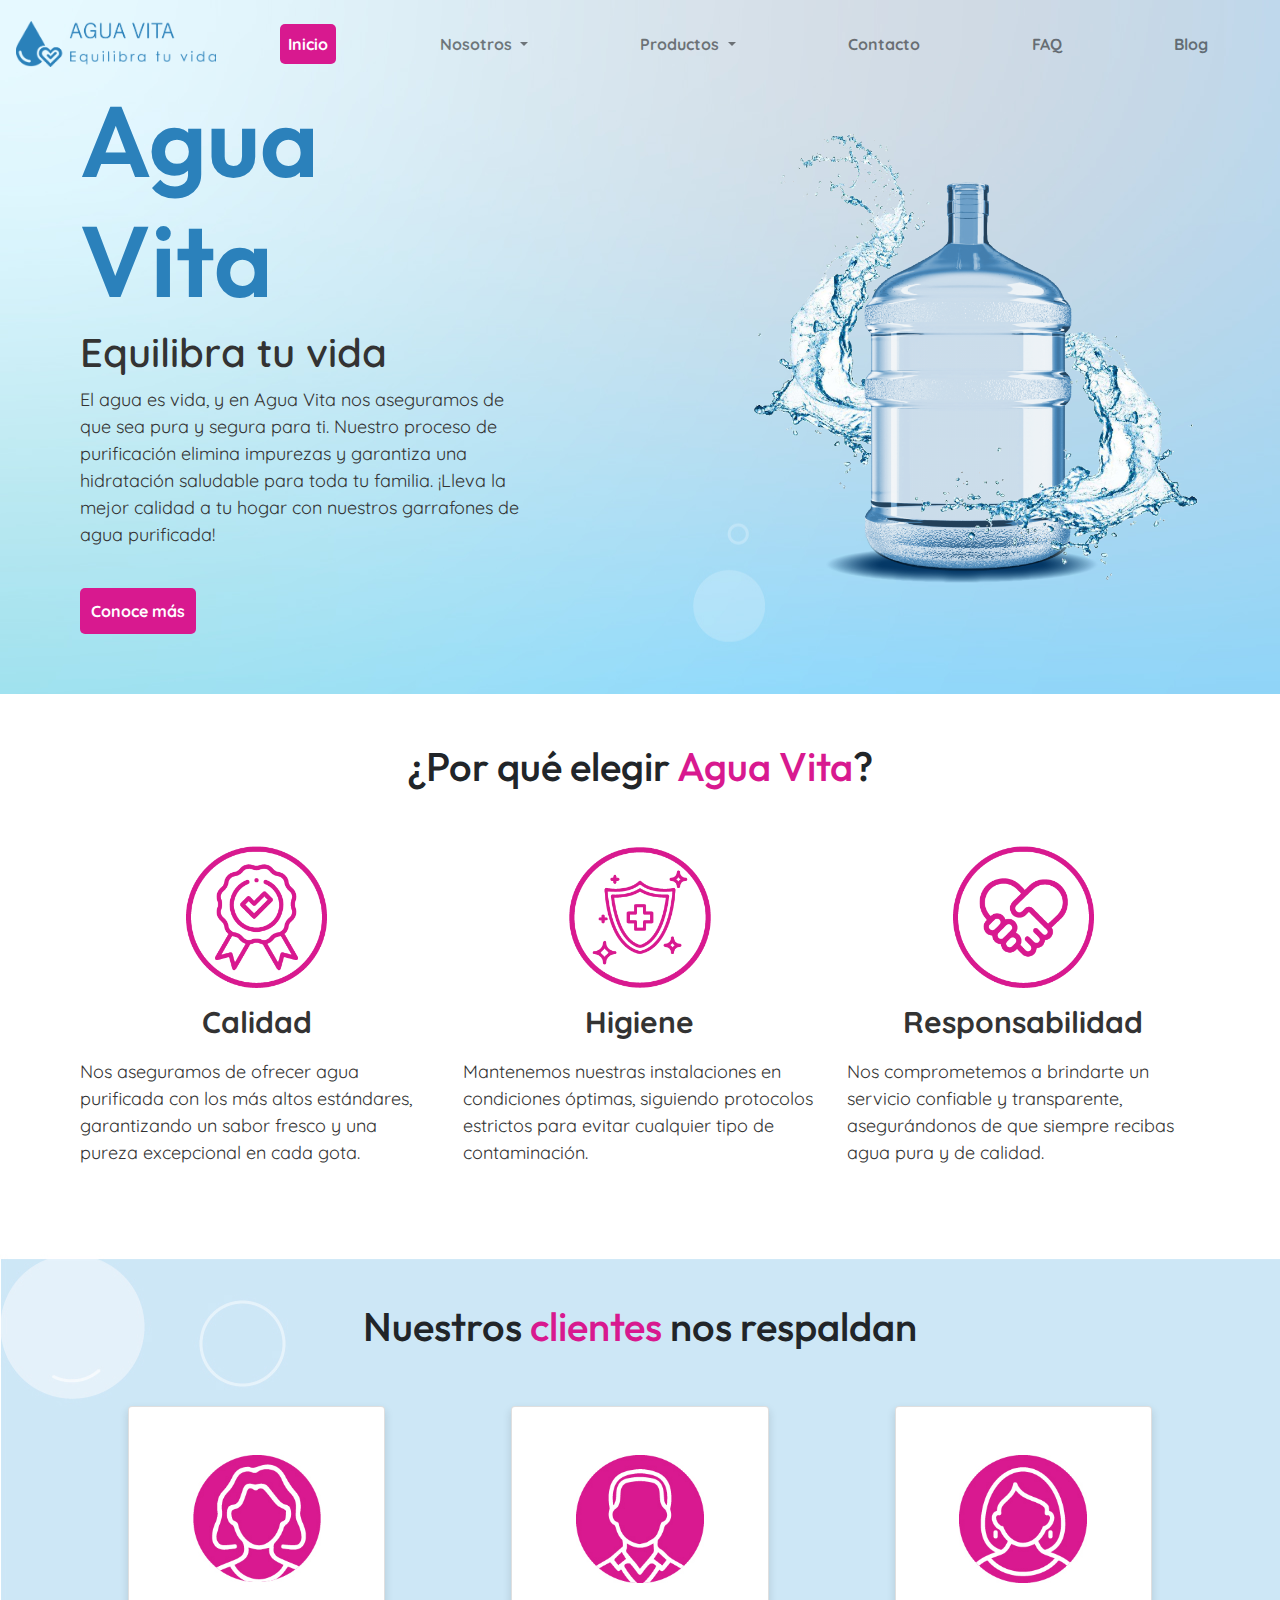
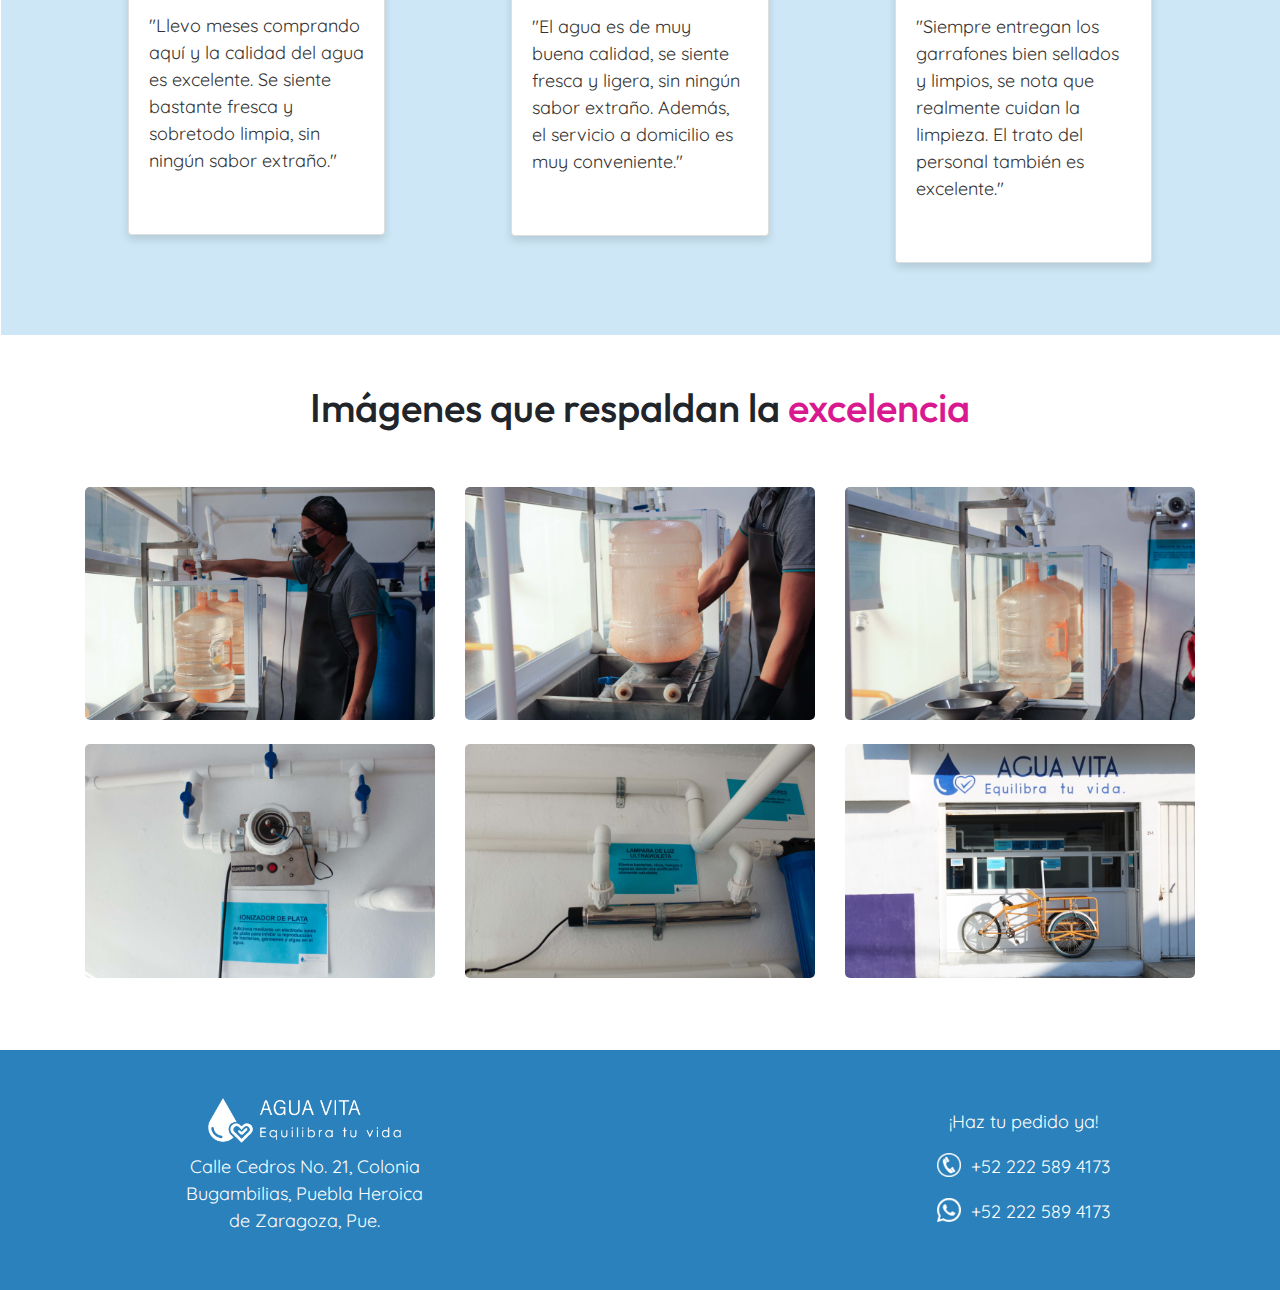
<file: AguaVita/index.html>
<!doctype html>
<html>
<head>
<meta charset="utf-8">
<title>Agua Vita</title>
<link rel="icon" type="imagen/vnd.icon" href="images/icon.png">
	<meta name="viewport" content="width=device-width, initial-scale=1">
 
	<link rel="stylesheet" href="https://maxcdn.bootstrapcdn.com/bootstrap/4.0
	.0/css/bootstrap.min.css">
	
	<link rel="stylesheet" href="css/estilosindex.css">
</head>

<body>
	<!-- Jumbotron -->
	<div class="jumbotron jumbotron-fluid mb-5">
		<!-- BARRA DE NAVEGACIÓN -->
	<nav class="navbar navbar-expand-md  navbar-light text-center">
		<a class="navbar-brand" href="index.html"><img src="images/logo.png" alt="logotipo de Agua Vita" style="width: 200px;"></a>
	
		<button class="navbar-toggler" type="button" data-toggle="collapse" data-target="#collapsibleNavbar">
			<span class="navbar-toggler-icon"></span>
		</button>
			
 		<div class="collapse navbar-collapse" id="collapsibleNavbar">
    		<ul class="navbar-nav w-100 justify-content-around">
      			<li class="nav-item">
        			<a class="nav-link active" href="index.html">Inicio</a>
      			</li>
				<li class="nav-item dropdown">
					<a class="nav-link dropdown-toggle" href="#" id="navbardrop" data-toggle="dropdown"> Nosotros </a>
					<div class="dropdown-menu">
						<a class="dropdown-item text-left" href="quienesomos.html">Quiénes <br> somos</a>
						<a class="dropdown-item text-left" href="procesodepurificacion.html">Proceso de <br>purificación</a>
					</div>
				</li>
				<li class="nav-item dropdown">
					<a class="nav-link dropdown-toggle" href="#" data-toggle="dropdown"> Productos </a>
					<div class="dropdown-menu">
						<a class="dropdown-item text-left" href="productosyservicios.html">Productos y <br>servicios</a>
						<a class="dropdown-item text-left" href="compra.html">Compra</a>
						<a class="dropdown-item text-left" href="promociones.html">Promociones</a>
						<a class="dropdown-item text-left" href="cuidadogarrafones.html">Cuida tus <br>garrafones</a>
					</div>
				</li>
				<li class="nav-item">
					<a class="nav-link" href="contacto.html">Contacto</a>
				</li>
				<li class="nav-item">
					<a class="nav-link" href="preguntasfrecuentes.html">FAQ</a>
				</li>
				<li class="nav-item">
					<a class="nav-link" href="blog.html">Blog</a>
				</li>
    		</ul>
  		</div> 
	</nav>
		
		<!-- ENCABEZADO  -->
 		<div class="container-fluid">
			<div class="row align-items-center">
				<div class="col-lg-5">
					<h1>Agua Vita</h1>
					<h2> Equilibra tu vida </h2>
					<p>El agua es vida, y en Agua Vita nos aseguramos de que sea pura y segura para ti. Nuestro proceso de purificación elimina impurezas y garantiza una hidratación saludable para toda tu familia. ¡Lleva la mejor calidad a tu hogar con nuestros garrafones de agua purificada! </p>
					<button type="button" class="btn"><a href="productosyservicios.html">Conoce más</a></button>
				</div>
				
				<div class="offset-2 col-lg-5">
					<img src="images/imgbanner.png" alt="imagen de garrafón" class="w-100">
				</div>
			</div>
		</div>
	</div>
	
	
	<!-- SECCIÓN 1 -->
	<div class="container-fluid mb-5">
		<div class="row mb-5">
			<div class="col-lg-12">
				<h3>¿Por qué elegir <span class="resaltado">Agua Vita</span>?</h3>
			</div>
		</div>
		<div class="row">
			<div class="col-lg-4 d-flex flex-column align-items-center justify-content-center">
				<img src="images/calidad.png" alt="icono de calidad" class="mb-3" style="width: 40%">
				<h4 class="text-center">Calidad</h4>
				<p class="text-start">Nos aseguramos de ofrecer agua purificada con los más altos estándares, garantizando un sabor fresco y una pureza excepcional en cada gota.</p>
			</div>
			<div class="col-lg-4 d-flex flex-column align-items-center justify-content-center">
				<img src="images/higiene.png" alt="icono de higiene" class="mb-3"  style="width: 40%">
				<h4 class="text-center">Higiene</h4>
				<p class="text-start">Mantenemos nuestras instalaciones en condiciones óptimas, siguiendo protocolos estrictos para evitar cualquier tipo de contaminación.</p>
			</div>
			<div class="col-lg-4 d-flex flex-column align-items-center justify-content-center">
				<img src="images/resp.png" alt="icono de responsabilidad" class="mb-3"  style="width: 40%">
				<h4 class="text-center">Responsabilidad</h4>
				<p class="text-start">Nos comprometemos a brindarte un servicio confiable y transparente, asegurándonos de que siempre recibas agua pura y de calidad.</p>
			</div>
		</div>
	</div>
	
	<!-- SECCIÓN 2 -->
	<div class="container-fluid azul">
		<div class="row mb-5">
			<div class="col-lg-12 mt-5">
				<h3>Nuestros <span class="resaltado">clientes</span> nos respaldan</h3>
			</div>
		</div>
		<div class="row justify-content-around">
			<div class="col-lg-3 mb-4">
				<div class="card d-flex flex-column align-items-center justify-content-center shadow-lg">
					<img src="images/resena1.jpg" alt="icono de mujer" class="icono2 w-50 mt-5">
 					<div class="card-body">
						<p>"Llevo meses comprando aquí y la calidad del agua es excelente. Se siente bastante fresca y sobretodo limpia, sin ningún sabor extraño." </p>
					</div>
 				</div>
			</div>
			<div class="col-lg-3 mb-4">
				<div class="card d-flex flex-column align-items-center justify-content-center shadow-lg">
					<img src="images/resena2.jpg" alt="icono de mujer" class="icono2 w-50 mt-5">
 					<div class="card-body">
						<p> "El agua es de muy buena calidad, se siente fresca y ligera, sin ningún sabor extraño. Además, el servicio a domicilio es muy conveniente." </p>
					</div>
 				</div>
			</div>
			<div class="col-lg-3 mb-4">
				<div class="card d-flex flex-column align-items-center justify-content-center shadow-lg">
					<img src="images/resena3.jpg" alt="icono de mujer" class="icono2 w-50 mt-5">
 					<div class="card-body">
						<p>"Siempre entregan los garrafones bien sellados y limpios, se nota que realmente cuidan la limpieza. El trato del personal también es excelente." </p>
					</div>
 				</div>
			</div>
		</div>
	</div>
	
	<!-- GALERÍA -->
	<div class="container">
		<div class="row mb-5 mt-5">
			<div class="col-lg-12">
				<h3>Imágenes que respaldan la <span class="resaltado">excelencia</span></h3>
			</div>
		</div>
		<div class="row mb-5">
			<div class="col-lg-4 col-md-6 mb-4">
				<img class="img-fluid" src="images/img1.JPG" alt="imagen de la purificadora">
			</div>
			<div class="col-lg-4 col-md-6 mb-4">
				<img class="img-fluid" src="images/img2.JPG" alt="imagen de la purificadora">
			</div>
			<div class="col-lg-4 col-md-6 mb-4">
				<img class="img-fluid" src="images/img3.JPG" alt="imagen de la purificadora">
			</div>

			<div class="col-lg-4 col-md-6 mb-4">
				<img class="img-fluid" src="images/img4.JPG" alt="imagen de la purificadora">
			</div>
			<div class="col-lg-4 col-md-6 mb-4">
				<img class="img-fluid" src="images/img5.JPG" alt="imagen de la purificadora">
			</div>
			<div class="col-lg-4 col-md-6 mb-4">
				<img class="img-fluid" src="images/img6.JPG" alt="imagen de la purificadora">
			</div>
		</div>
	</div>
	
	
	<!-- PIE -->
	<div class="container-fluid pie">
		<div class="row pt-5 pb-3">
			<div class="col-lg-1"></div>
			
			<div class="col-lg-3 text-center">
				<a href="index.html"><img src="images/logo_blanco_1.png" alt="logotipo de purifcadora agua vita" class="w-75"></a>
				<p>Calle Cedros No. 21, Colonia Bugambilias, Puebla Heroica de Zaragoza, Pue.</p>
			</div>
			
			<div class="col-lg-4"></div>
			
			<div class="col-lg-4 text-center">
			  <p class="mb-2">¡Haz tu pedido ya!</p>

			  <div class="d-flex align-items-center justify-content-center mb-2">
				<img src="images/tel.png" alt="Teléfono" style="width: 24px; height: 24px; margin-right: 10px;" class="mt-2">
				<p class="mb-0">+52 222 589 4173</p>
			  </div>

			  <div class="d-flex align-items-center justify-content-center">
				<img src="images/whats.png" alt="WhatsApp" style="width: 24px; height: 24px; margin-right: 10px;" class="mt-2">
				<p class="mb-0">+52 222 589 4173</p>
			  </div>
			</div>
		</div>
	</div>
	
	
<!-- jQuery library -->
<script src="https://ajax.googleapis.com/ajax/libs/jquery/3.3.1/jquery.min
	.js"></script>
<!-- Popper JS -->
<script src="https://cdnjs.cloudflare.com/ajax/libs/popper.js/1.12.9/umd/p
	opper.min.js"></script>	

<!-- Latest compiled JavaScript -->
<script src="https://maxcdn.bootstrapcdn.com/bootstrap/4.0.0/js/bootstrap.
	min.js"></script>
</body>
</html>
</file>
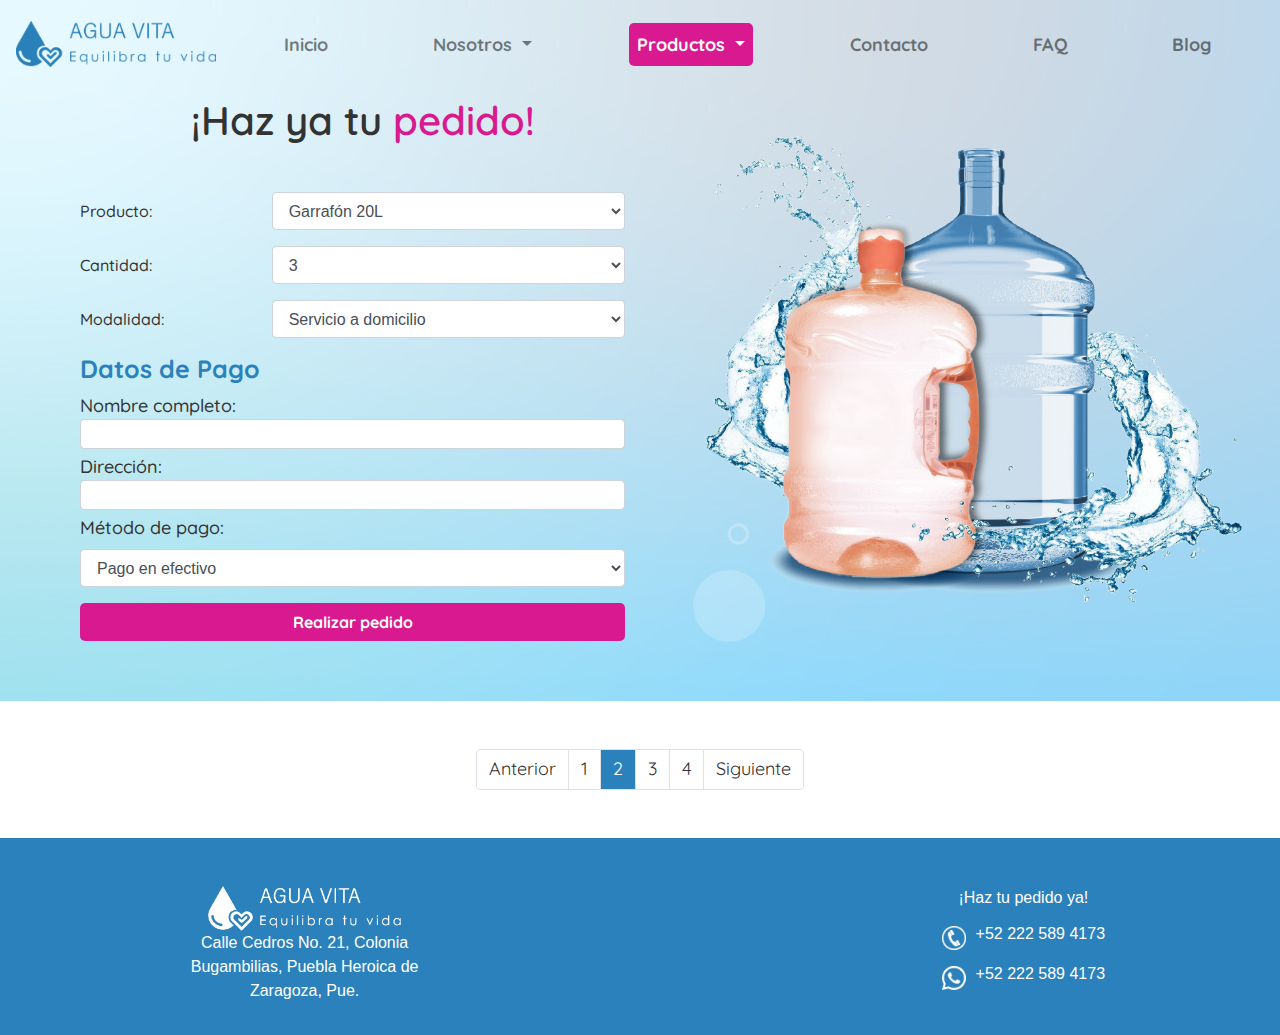
<file: AguaVita/compra.html>
<!doctype html>
<html>
<head>
<meta charset="utf-8">
<title>Compra | Agua Vita</title>
<link rel="icon" type="imagen/vnd.icon" href="images/icon.png">
	<meta name="viewport" content="width=device-width, initial-scale=1">
 
	<link rel="stylesheet" href="https://maxcdn.bootstrapcdn.com/bootstrap/4.0
	.0/css/bootstrap.min.css">
	
	<link rel="stylesheet" href="css/estiloscompra.css">
</head>

<body>
	<!-- Jumbotron -->
	<div class="jumbotron jumbotron-fluid">
		<!-- BARRA DE NAVEGACIÓN -->
	<nav class="navbar navbar-expand-md  navbar-light text-center">
		<a class="navbar-brand" href="index.html"><img src="images/logo.png" alt="logotipo de Agua Vita" style="width: 200px;"></a>
	
		<button class="navbar-toggler" type="button" data-toggle="collapse" data-target="#collapsibleNavbar">
			<span class="navbar-toggler-icon"></span>
		</button>
			
 		<div class="collapse navbar-collapse" id="collapsibleNavbar">
    		<ul class="navbar-nav w-100 justify-content-around">
      			<li class="nav-item">
        			<a class="nav-link" href="index.html">Inicio</a>
      			</li>
				<li class="nav-item dropdown">
					<a class="nav-link dropdown-toggle" href="#" id="navbardrop" data-toggle="dropdown"> Nosotros </a>
					<div class="dropdown-menu">
						<a class="dropdown-item text-left" href="quienesomos.html">Quiénes <br> somos</a>
						<a class="dropdown-item text-left" href="procesodepurificacion.html">Proceso de <br>purificación</a>
					</div>
				</li>
				<li class="nav-item dropdown">
					<a class="nav-link dropdown-toggle active" href="#" data-toggle="dropdown"> Productos </a>
					<div class="dropdown-menu">
						<a class="dropdown-item text-left" href="productosyservicios.html">Productos y <br>servicios</a>
						<a class="dropdown-item text-left" href="compra.html">Compra</a>
						<a class="dropdown-item text-left" href="promociones.html">Promociones</a>
						<a class="dropdown-item text-left" href="cuidadogarrafones.html">Cuida tus <br>garrafones</a>
					</div>
				</li>
				<li class="nav-item">
					<a class="nav-link" href="contacto.html">Contacto</a>
				</li>
				<li class="nav-item">
					<a class="nav-link" href="preguntasfrecuentes.html">FAQ</a>
				</li>
				<li class="nav-item">
					<a class="nav-link" href="blog.html">Blog</a>
				</li>
    		</ul>
  		</div> 
	</nav>
		
		<!-- FORMULARIO -->
	<div class="container-fluid">
		<div class="row mt-3 align-items-center">
			<div class="col-lg-6">
				<h2 class="text-center mb-5">¡Haz ya tu <span class="resaltado">pedido!</span></h2>
				
				<div class="row mb-3">
        <label for="producto" class="col-sm-4 col-form-label text-end">Producto:</label>
        <div class="col-sm-8">
          <select class="form-control" id="producto" name="producto">
            <option>Garrafón 20L</option>
            <option>Garrafa 10L</option>
          </select>
        </div>
      </div>

      <div class="row mb-3">
        <label for="cantidad" class="col-sm-4 col-form-label text-end">Cantidad:</label>
        <div class="col-sm-8">
          <select class="form-control" id="cantidad">
            <option>3</option>
            <option>4</option>
            <option>5</option>
            <option>6</option>
            <option>7</option>
            <option>8</option>
            <option>9</option>
            <option>10</option>
          </select>
        </div>
      </div>

      <div class="row mb-3">
        <label for="modalidad" class="col-sm-4 col-form-label text-end">Modalidad:</label>
        <div class="col-sm-8">
          <select class="form-control" id="modalidad">
            <option>Servicio a domicilio</option>
            <option>Recoger en mostrador (5 garrafones en adelante)</option>
          </select>
        </div>
      </div>
				
				<h3>Datos de Pago</h3>
				
				<div class="form-group mb-1">
					<label for="nombre" class="mb-0">Nombre completo:</label>
    				<input type="nombre" class="form-control" id="nombre">
				</div>
				
				<div class="form-group  mb-1">
					<label for="direccion" class="mb-0">Dirección:</label>
    				<input type="text" class="form-control" id="direccion">
				</div>
				
				<div class="form-group">
  <label for="pago">Método de pago:</label>
  <select class="form-control" id="pago">
    <option value="efectivo" selected>Pago en efectivo</option>
    <option value="tarjeta">Tarjeta de crédito/débito</option>
  </select>
</div>
				
				<div class="form-tarjeta" style="display: none;">
				  <div class="form-group">
					<label for="num_tarjeta">Número de Tarjeta:</label>
					<input type="text" class="form-control" id="num_tarjeta" placeholder="0000 0000 0000 0000">
				  </div>
				  <div class="form-group">
					<label for="fecha_exp">Fecha de Expiración:</label>
					<input type="text" class="form-control" id="fecha_exp" placeholder="MM/AA">
				  </div>
				  <div class="form-group">
					<label for="cvv">CVV:</label>
					<input type="text" class="form-control" id="cvv" placeholder="123">
				  </div>
				</div>

				<button type="button" class="btn w-100"><a href="#">Realizar pedido</a></button>
				
			</div>
			<div class="col-lg-6 ">
				<img src="images/compraimg.png" alt="garrafones" class="img-fluid  w-100 ml-5">
			</div>
			
		</div>
	
	</div>		

	</div>
	
	<!-- PAGINACIÓN -->
	<div class="container-fluid">
	<div class="row justify-content-center my-5">
		 <ul class="pagination my-0">
			 <li class="page-item"><a class="page-link" href="productosyservicios.html">Anterior</a></li>
			 <li class="page-item"><a class="page-link" href="productosyservicios.html">1</a></li>
			 <li class="page-item"><a class="page-link active2" href="compra.html">2</a></li>
			 <li class="page-item"><a class="page-link" href="promociones.html">3</a></li>
			 <li class="page-item"><a class="page-link" href="cuidadogarrafones.html">4</a></li>
			 <li class="page-item"><a class="page-link" href="promociones.html">Siguiente</a></li>
		</ul>
	</div>
	</div>
		
	<!-- PIE -->
	<div class="container-fluid pie">
		<div class="row pt-5 pb-3">
			<div class="col-lg-1"></div>
			
			<div class="col-lg-3 text-center">
				<a href="index.html"><img src="images/logo_blanco_1.png" alt="logotipo de purifcadora agua vita" class="w-75"></a>
				<p>Calle Cedros No. 21, Colonia Bugambilias, Puebla Heroica de Zaragoza, Pue.</p>
			</div>
			
			<div class="col-lg-4"></div>
			
			<div class="col-lg-4 text-center">
			  <p class="mb-2">¡Haz tu pedido ya!</p>

			  <div class="d-flex align-items-center justify-content-center mb-2">
				<img src="images/tel.png" alt="Teléfono" style="width: 24px; height: 24px; margin-right: 10px;" class="mt-2">
				<p class="mb-0">+52 222 589 4173</p>
			  </div>

			  <div class="d-flex align-items-center justify-content-center">
				<img src="images/whats.png" alt="WhatsApp" style="width: 24px; height: 24px; margin-right: 10px;" class="mt-2">
				<p class="mb-0">+52 222 589 4173</p>
			  </div>
			</div>
		</div>
	</div>
	
	
	
	<!-- jQuery library -->
<script src="https://ajax.googleapis.com/ajax/libs/jquery/3.3.1/jquery.min
	.js"></script>
<!-- Popper JS -->
<script src="https://cdnjs.cloudflare.com/ajax/libs/popper.js/1.12.9/umd/p
	opper.min.js"></script>	

<!-- Latest compiled JavaScript -->
<script src="https://maxcdn.bootstrapcdn.com/bootstrap/4.0.0/js/bootstrap.
	min.js"></script>
	
	<script>
  document.addEventListener("DOMContentLoaded", function () {
    const select = document.getElementById("pago");
    const tarjetaForm = document.querySelector(".form-tarjeta");

    select.addEventListener("change", function () {
      tarjetaForm.style.display = select.value === "tarjeta" ? "block" : "none";
    });
  });
</script>

	
</body>
</html>
</file>
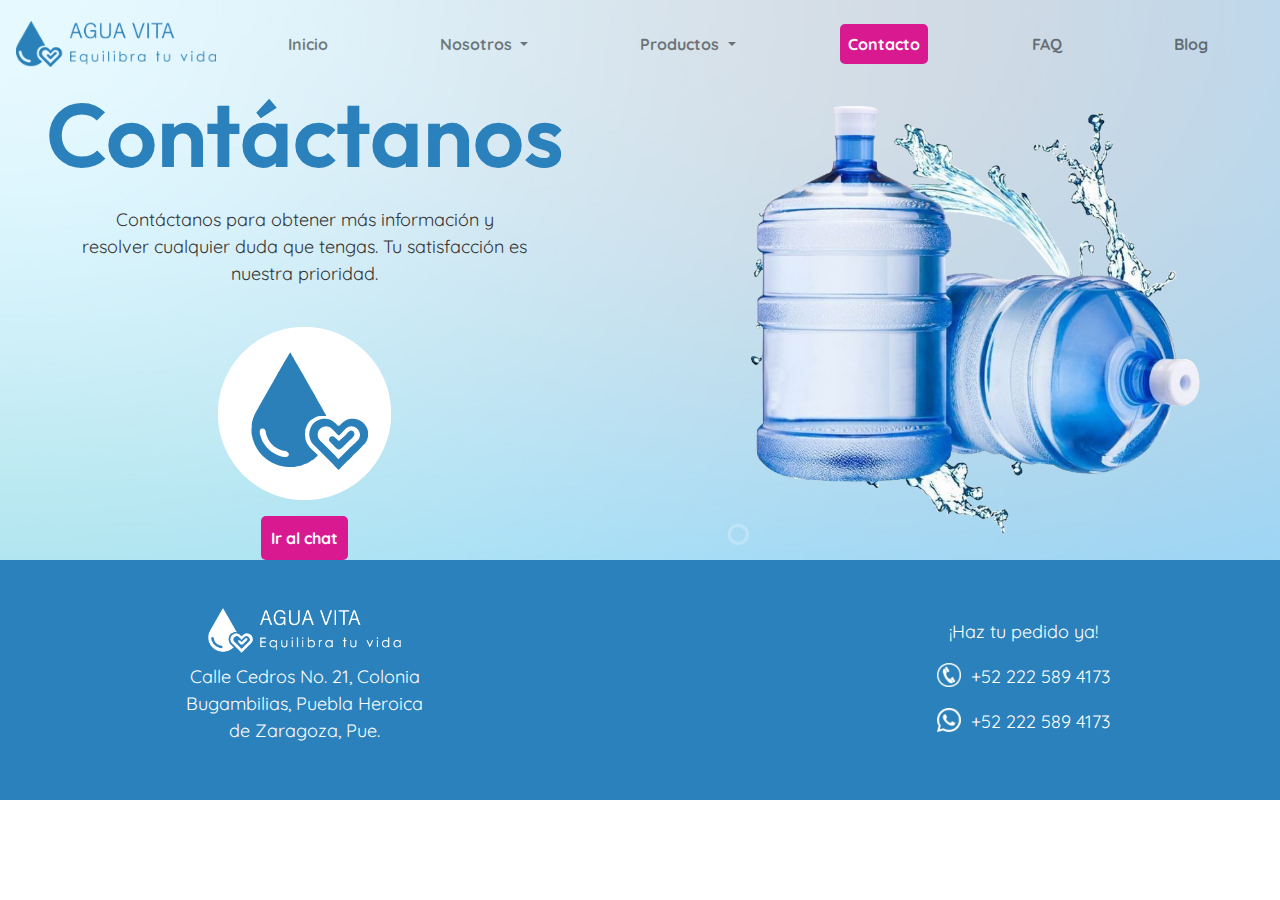
<file: AguaVita/contacto.html>
<!doctype html>
<html>
<head>
<meta charset="utf-8">
<title>Contacto | Agua Vita</title>
	<link rel="icon" type="imagen/vnd.icon" href="images/icon.png">
	<meta name="viewport" content="width=device-width, initial-scale=1">
 
	<link rel="stylesheet" href="https://maxcdn.bootstrapcdn.com/bootstrap/4.0
	.0/css/bootstrap.min.css">
	
	<link rel="stylesheet" href="css/estiloscontacto.css">
</head>

<body>
	<!-- Jumbotron -->
	<div class="jumbotron jumbotron-fluid ">
		<!-- BARRA DE NAVEGACIÓN -->
	<nav class="navbar navbar-expand-md  navbar-light text-center">
		<a class="navbar-brand" href="index.html"><img src="images/logo.png" alt="logotipo de Agua Vita" style="width: 200px;"></a>
	
		<button class="navbar-toggler" type="button" data-toggle="collapse" data-target="#collapsibleNavbar">
			<span class="navbar-toggler-icon"></span>
		</button>
			
 		<div class="collapse navbar-collapse" id="collapsibleNavbar">
    		<ul class="navbar-nav w-100 justify-content-around">
      			<li class="nav-item">
        			<a class="nav-link" href="index.html">Inicio</a>
      			</li>
				<li class="nav-item dropdown">
					<a class="nav-link dropdown-toggle" href="#" id="navbardrop" data-toggle="dropdown"> Nosotros </a>
					<div class="dropdown-menu">
						<a class="dropdown-item text-left" href="quienesomos.html">Quiénes <br> somos</a>
						<a class="dropdown-item text-left" href="procesodepurificacion.html">Proceso de <br>purificación</a>
					</div>
				</li>
				<li class="nav-item dropdown">
					<a class="nav-link dropdown-toggle" href="#" data-toggle="dropdown"> Productos </a>
					<div class="dropdown-menu">
						<a class="dropdown-item text-left" href="productosyservicios.html">Productos y <br>servicios</a>
						<a class="dropdown-item text-left" href="compra.html">Compra</a>
						<a class="dropdown-item text-left" href="promociones.html">Promociones</a>
						<a class="dropdown-item text-left" href="cuidadogarrafones.html">Cuida tus <br>garrafones</a>
					</div>
				</li>
				<li class="nav-item">
					<a class="nav-link  active" href="contacto.html">Contacto</a>
				</li>
				<li class="nav-item">
					<a class="nav-link" href="preguntasfrecuentes.html">FAQ</a>
				</li>
				<li class="nav-item">
					<a class="nav-link" href="blog.html">Blog</a>
				</li>
    		</ul>
  		</div>
	</nav>
	
		<!-- ENCABEZADO -->
		<div class="container-fluid">
    <div class="row align-items-center">
        <div class="col-lg-5 d-flex flex-column justify-content-center align-items-center text-center">
            <h1>Contáctanos</h1>
            <p>Contáctanos para obtener más información y resolver cualquier duda que tengas. Tu satisfacción es nuestra prioridad.</p>
            <img src="images/logosimplificado.png" class="mb-3">
            <button type="button" class="btn btn-primary">
                <a href="https://wa.me/522225894173" target="_blank" style="color: white; text-decoration: none;">Ir al chat</a>
            </button>
        </div>

        <div class="offset-2 col-lg-5">
            <img src="images/garrafones.png" alt="imagen de garrafón" class="w-100">
        </div>
    </div>
</div>
</div>
	<!-- PIE -->
	<div class="container-fluid pie">
		<div class="row pt-5 pb-3">
			<div class="col-lg-1"></div>
			
			<div class="col-lg-3 text-center">
				<a href="index.html"><img src="images/logo_blanco_1.png" alt="logotipo de purifcadora agua vita" class="w-75"></a>
				<p>Calle Cedros No. 21, Colonia Bugambilias, Puebla Heroica de Zaragoza, Pue.</p>
			</div>
			
			<div class="col-lg-4"></div>
			
			<div class="col-lg-4 text-center">
			  <p class="mb-2">¡Haz tu pedido ya!</p>

			  <div class="d-flex align-items-center justify-content-center mb-2">
				<img src="images/tel.png" alt="Teléfono" style="width: 24px; height: 24px; margin-right: 10px;" class="mt-2">
				<p class="mb-0">+52 222 589 4173</p>
			  </div>

			  <div class="d-flex align-items-center justify-content-center">
				<img src="images/whats.png" alt="WhatsApp" style="width: 24px; height: 24px; margin-right: 10px;" class="mt-2">
				<p class="mb-0">+52 222 589 4173</p>
			  </div>
			</div>
		</div>
	</div>
	
	
<!-- jQuery library -->
<script src="https://ajax.googleapis.com/ajax/libs/jquery/3.3.1/jquery.min
	.js"></script>
<!-- Popper JS -->
<script src="https://cdnjs.cloudflare.com/ajax/libs/popper.js/1.12.9/umd/p
	opper.min.js"></script>	

<!-- Latest compiled JavaScript -->
<script src="https://maxcdn.bootstrapcdn.com/bootstrap/4.0.0/js/bootstrap.
	min.js"></script>
	
</body>
</html>
</file>
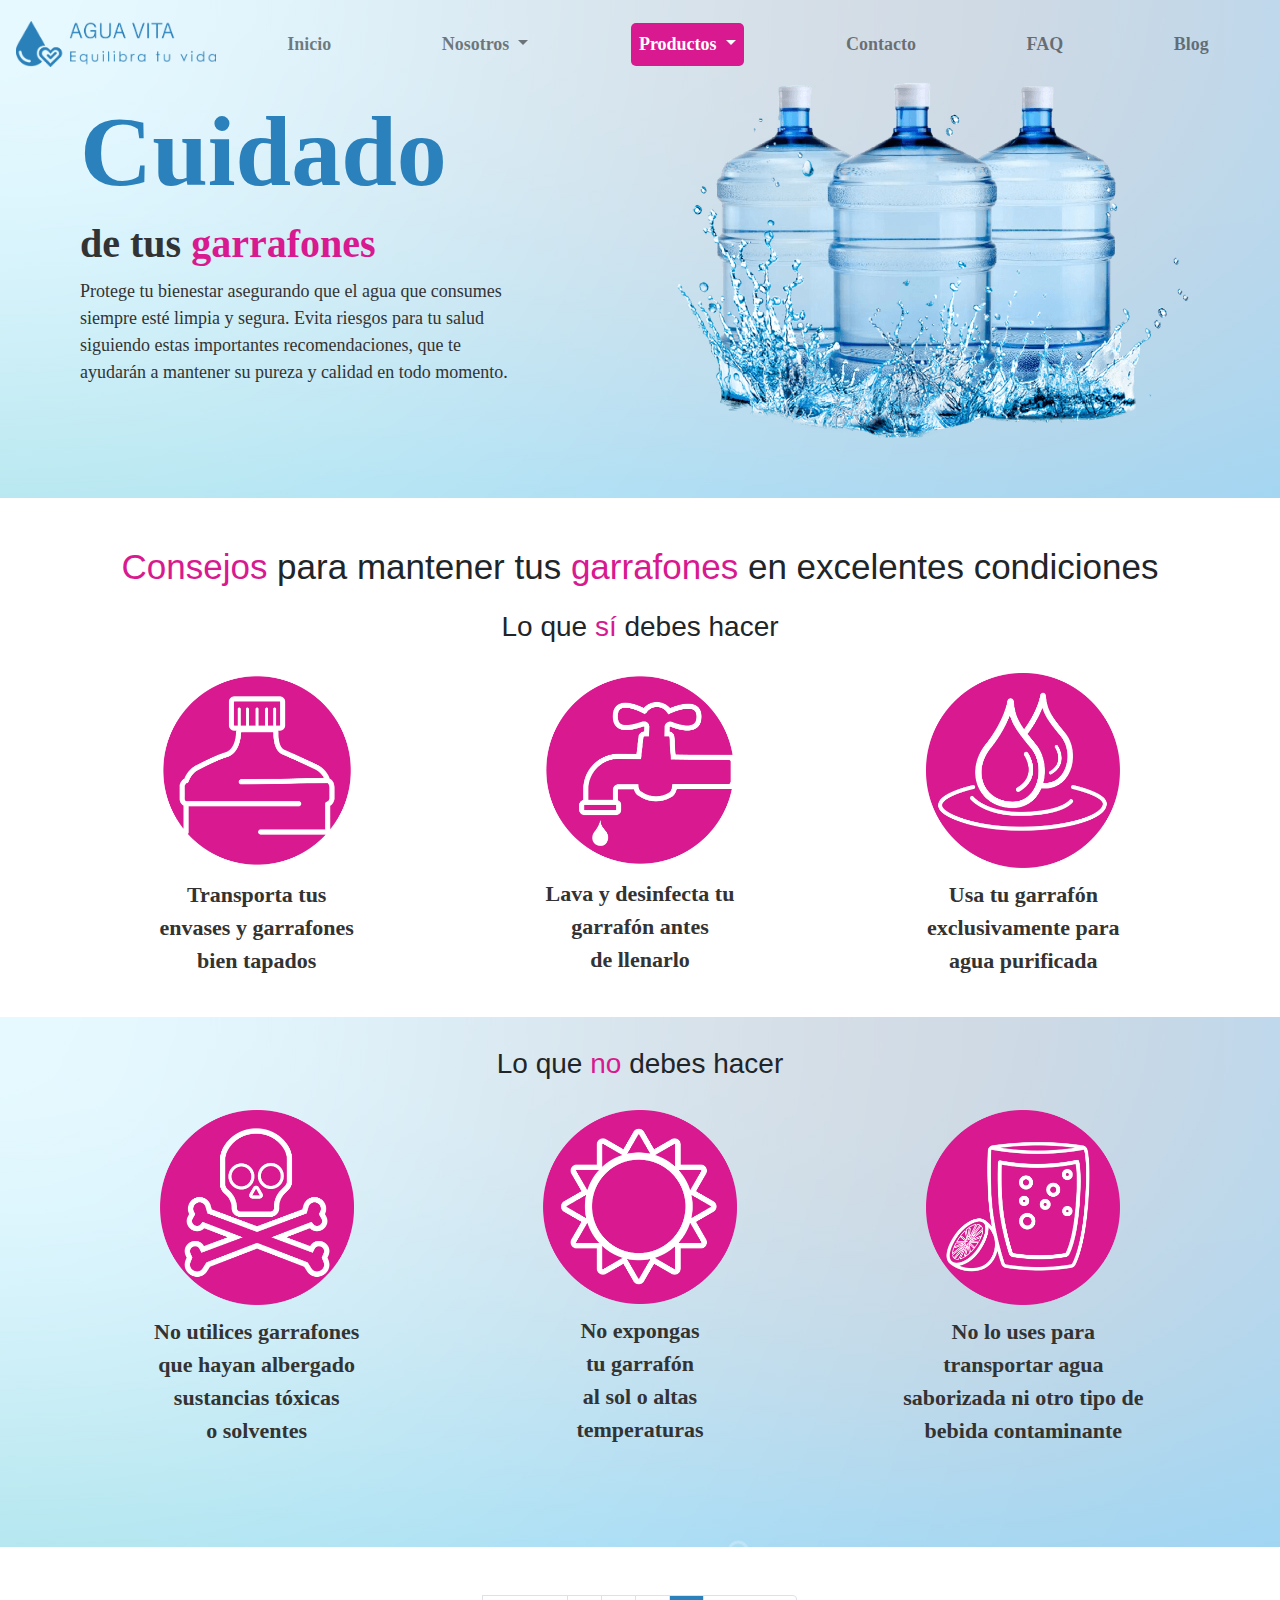
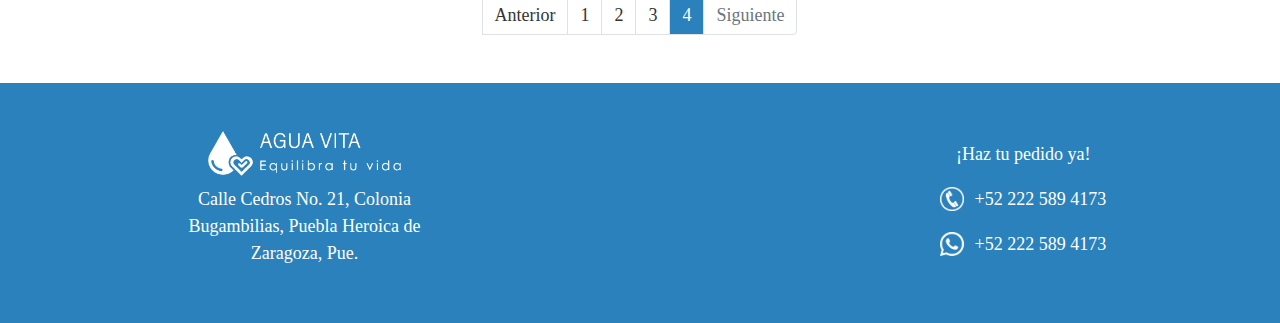
<file: AguaVita/cuidadogarrafones.html>
<!doctype html>
<html>
<head>
<meta charset="utf-8">
<title>Cuidado De Tus Garrafones | Agua Vita </title>
	<link rel="icon" type="imagen/vnd.icon" href="images/icon.png">
	
	<!-- Latest compiled and minified CSS -->
	<!-- Latest compiled and minified CSS -->
	<link rel="stylesheet" href="https://maxcdn.bootstrapcdn.com/bootstrap/4.0
.0/css/bootstrap.min.css">
	
	<meta name="viewport" content="width=device-width, initial-scale=1">
	
	<link rel="stylesheet" type="text/css" href="css/cuidado.css">
	
</head>
	
	
	

<body>
	
	<!-- Jumbotron -->
	<div class="jumbotron jumbotron-fluid mb-5">
		<!-- BARRA DE NAVEGACIÓN -->
	<nav class="navbar navbar-expand-md  navbar-light text-center">
		<a class="navbar-brand" href="index.html"><img src="images/logo.png" alt="logotipo de Agua Vita" style="width: 200px;"></a>
	
		<button class="navbar-toggler" type="button" data-toggle="collapse" data-target="#collapsibleNavbar">
			<span class="navbar-toggler-icon"></span>
		</button>
			
 		<div class="collapse navbar-collapse" id="collapsibleNavbar">
    		<ul class="navbar-nav w-100 justify-content-around">
      			<li class="nav-item">
        			<a class="nav-link" href="index.html">Inicio</a>
      			</li>
				<li class="nav-item dropdown">
					<a class="nav-link dropdown-toggle" href="#" id="navbardrop" data-toggle="dropdown"> Nosotros </a>
					<div class="dropdown-menu">
						<a class="dropdown-item text-left" href="quienesomos.html">Quiénes <br> somos</a>
						<a class="dropdown-item text-left" href="procesodepurificacion.html">Proceso de <br>purificación</a>
					</div>
				</li>
				<li class="nav-item dropdown">
					<a class="nav-link dropdown-toggle active" href="#" data-toggle="dropdown"> Productos </a>
					<div class="dropdown-menu">
						<a class="dropdown-item text-left" href="productosyservicios.html">Productos y <br>servicios</a>
						<a class="dropdown-item text-left" href="compra.html">Compra</a>
						<a class="dropdown-item text-left" href="promociones.html">Promociones</a>
						<a class="dropdown-item text-left" href="cuidadogarrafones.html">Cuida tus <br>garrafones</a>
					</div>
				</li>
				<li class="nav-item">
					<a class="nav-link" href="contacto.html">Contacto</a>
				</li>
				<li class="nav-item">
					<a class="nav-link" href="preguntasfrecuentes.html">FAQ</a>
				</li>
				<li class="nav-item">
					<a class="nav-link" href="blog.html">Blog</a>
				</li>
    		</ul>
  		</div> 
	</nav>
		
		<!-- ENCABEZADO  -->
 		<div class="container-fluid">
			<div class="row align-items-center">
				<div class="col-lg-5">
					<h1>Cuidado </h1>
					<h2> de tus <span class="resaltado">garrafones</span> </h2>
					<p>Protege tu bienestar asegurando que el agua que consumes siempre esté limpia y segura. Evita riesgos para tu salud siguiendo estas importantes recomendaciones, que te ayudarán a mantener su pureza y calidad en todo momento. </p>
					
				</div>
				
				<div class="offset-1 col-lg-6">
					<img src="images/garrafones-8.png" alt="imagen de garrafón" class="image1" width="100%">
				</div>
			</div>
		</div>
	</div>
	
	<!-------------------------------------------SECCION-1---------------------------------------------------->

<div class="container-fluid">
	
	<section style="text-align: center">
		
		<h3 style="font-size: 35px"> <span class="resaltado"> Consejos </span> para mantener tus <span class="resaltado"> garrafones </span> en excelentes condiciones </h3>
		<h4 style="font-size: 28px; margin-top: 22px"> Lo que <span class="resaltado"> sí </span>  debes hacer </h4>
		
		<div class="row justify-content-center text-center" style="margin-top: 30px;"> 
		
		<div class="col-lg-4 flex-column align-items-center justify-content-center">
			
			<img src="images/cuidado1.png" alt="garrafon" class="img2" width="55%">
					<p class="cuidados"> Transporta tus  <br> envases y garrafones  <br>   bien tapados </p>
		</div>
			
		<div class="col-lg-4 flex-column align-items-center justify-content-center">
			
			<img src="images/cuidado2.png" alt="garrafon2" class="img2" width="55%">
					<p class="cuidados">  Lava y desinfecta tu  <br> garrafón antes  <br> de llenarlo </p>
			
		</div>
		<div class="col-lg-4 flex-column align-items-center justify-content-center">
			
			<img src="images/cuidado3.png" alt="entregadomicilio" class="img2" width="55%">
					<p class="cuidados"> Usa tu garrafón <br> exclusivamente para <br> agua purificada  </p> 
			
		</div>
		
		
		
		</div>
	
	
	
	</section>
	

</div>
	
	
<!-------------------------------------------------------SECCION-2------------------------------------------------------->
	
<div class="jumbotron jumbotron-fluid mb-5 jumbotron2">
	
	<div class="container-fluid">
	
	<section style="text-align: center">
		
		<h4 style="font-size: 28px; margin-top: 22px"> Lo que <span class="resaltado"> no </span>  debes hacer </h4>
		
	  <div class="row justify-content-center text-center" style="margin-top: 30px;"> 
		
		<div class="col-lg-4 flex-column align-items-center justify-content-center">
			
			<img src="images/cuidado4.png" alt="garrafon" class="img2" width="55%">
					<p class="cuidados"> No utilices garrafones <br> que hayan albergado <br> sustancias tóxicas <br> o solventes </p>
		</div>
			
		<div class="col-lg-4 flex-column align-items-center justify-content-center">
			
			<img src="images/cuidado5.png" alt="garrafon2" class="img2" width="55%">
					<p class="cuidados">  No expongas <br> tu garrafón <br> al sol o altas <br>  temperaturas </p>
			
		</div>
		<div class="col-lg-4 flex-column align-items-center justify-content-center">
			
			<img src="images/cuidado6.png" alt="entregadomicilio" class="img2" width="55%">
					<p class="cuidados"> No lo uses para <br> transportar agua <br> saborizada ni otro tipo de <br> bebida contaminante </p> 
			
		</div>
		
		
		
		</div>
	
	
	
	</section>
	

</div>
	
	
</div>
	
	
<!------------------------------------paginacion------------------------------------------------------>
	
<div class="container-fluid">
	<div class="row justify-content-center my-5">
		 <ul class="pagination my-0">
			 <li class="page-item+"><a class="page-link" href="promociones.html">Anterior</a></li>
			 <li class="page-item"><a class="page-link" href="productosyservicios.html">1</a></li>
			 <li class="page-item"><a class="page-link" href="compra.html">2</a></li>
			 <li class="page-item"><a class="page-link" href="promociones.html">3</a></li>
			 <li class="page-item"><a class="page-link active2" href="cuidadogarrafones.html">4</a></li>
			 <li class="page-item disabled"><a class="page-link" href="promociones.html">Siguiente</a></li>
		</ul>
	</div>
	</div>		
	
	
<!-------------------------------PIE-DE-PAGINA-------------------------------------------------->
	
<div class="container-fluid pie">
		<div class="row pt-5 pb-3">
			<div class="col-lg-1"></div>
			
			<div class="col-lg-3 text-center">
				<a href="index.html"><img src="images/logo_blanco_1.png" alt="logotipo de purifcadora agua vita" class="w-75"></a>
				<p>Calle Cedros No. 21, Colonia Bugambilias, Puebla Heroica de Zaragoza, Pue.</p>
			</div>
			
			<div class="col-lg-4"></div>
			
			<div class="col-lg-4 text-center">
			  <p class="mb-2">¡Haz tu pedido ya!</p>

			  <div class="d-flex align-items-center justify-content-center mb-2">
				<img src="images/tel.png" alt="Teléfono" style="width: 24px; height: 24px; margin-right: 10px;" class="mt-2">
				<p class="mb-0">+52 222 589 4173</p>
			  </div>

			  <div class="d-flex align-items-center justify-content-center">
				<img src="images/whats.png" alt="WhatsApp" style="width: 24px; height: 24px; margin-right: 10px;" class="mt-2">
				<p class="mb-0">+52 222 589 4173</p>
			  </div>
			</div>
		</div>
	</div>	
			
	
	
	
	<!----------------------------------------------------------------------------------------------------------------->	
	<!-- jQuery library -->
<script src="https://ajax.googleapis.com/ajax/libs/jquery/3.3.1/jquery.min
.js"></script>
	
	<!-- Popper JS -->
<script src="https://cdnjs.cloudflare.com/ajax/libs/popper.js/1.12.9/umd/p
opper.min.js"></script>
 
<!-- Latest compiled JavaScript -->
<script src="https://maxcdn.bootstrapcdn.com/bootstrap/4.0.0/js/bootstrap.
min.js"></script>
</body>
</html>
</file>
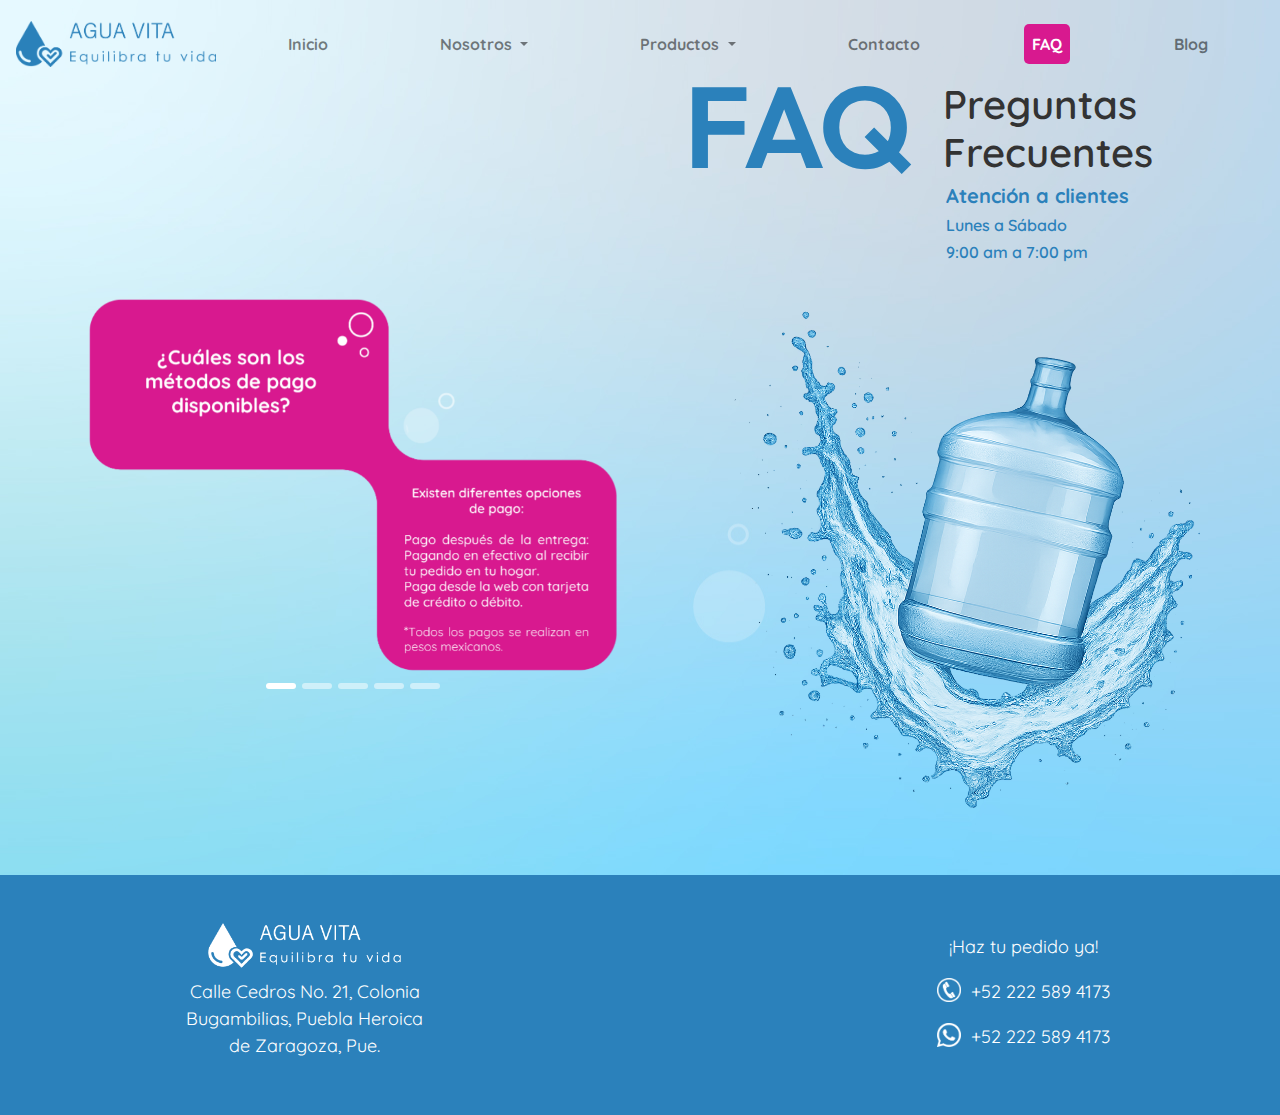
<file: AguaVita/preguntasfrecuentes.html>
<!DOCTYPE html>
<html>
<head>
	
	<meta charset="utf-8">
	<meta name="viewport" content="width=device-width, initial-scale=1">
	<title>Preguntas Frecuentes | Agua Vita</title>
	<link rel="icon" type="imagen/vnd.icon" href="images/icon.png">
	
	<!-- Latest compiled and minified CSS -->
	<link rel="stylesheet" href="https://maxcdn.bootstrapcdn.com/bootstrap/4.0.0/css/bootstrap.min.css">
	
	<link rel="stylesheet" type="text/css" href="css/preguntas.css">

</head>

<body>
	
	<!-- Jumbotron -->
	<div class="jumbotron jumbotron-fluid">
	
	<!-- Barra de navegación -->
	<nav class="navbar navbar-expand-md  navbar-light text-center">
		<a class="navbar-brand" href="index.html"><img src="images/logo.png" alt="logotipo de Agua Vita" style="width: 200px;"></a>
	
		<button class="navbar-toggler" type="button" data-toggle="collapse" data-target="#collapsibleNavbar">
			<span class="navbar-toggler-icon"></span>
		</button>
			
 		<div class="collapse navbar-collapse" id="collapsibleNavbar">
    		<ul class="navbar-nav w-100 justify-content-around">
      			<li class="nav-item">
        			<a class="nav-link" href="index.html">Inicio</a>
      			</li>
				<li class="nav-item dropdown">
					<a class="nav-link dropdown-toggle" href="#" id="navbardrop" data-toggle="dropdown"> Nosotros </a>
					<div class="dropdown-menu">
						<a class="dropdown-item text-left" href="quienesomos.html">Quiénes <br> somos</a>
						<a class="dropdown-item text-left" href="procesodepurificacion.html">Proceso de <br>purificación</a>
					</div>
				</li>
				<li class="nav-item dropdown">
					<a class="nav-link dropdown-toggle" href="#" data-toggle="dropdown"> Productos </a>
					<div class="dropdown-menu">
						<a class="dropdown-item text-left" href="productosyservicios.html">Productos y <br>servicios</a>
						<a class="dropdown-item text-left" href="compra.html">Compra</a>
						<a class="dropdown-item text-left" href="promociones.html">Promociones</a>
						<a class="dropdown-item text-left" href="cuidadogarrafones.html">Cuida tus <br>garrafones</a>
					</div>
				</li>
				<li class="nav-item">
					<a class="nav-link" href="contacto.html">Contacto</a>
				</li>
				<li class="nav-item">
					<a class="nav-link rosa active" href="preguntasfrecuentes.html">FAQ</a>
				</li>
				<li class="nav-item">
					<a class="nav-link" href="blog.html">Blog</a>
				</li>
    		</ul>
  		</div> 
	</nav>
	
	<!-- Banner -->
	<div class="container-fluid">
		<div class="encabezado">
			<div class="row">	
				<div class="contenedor col-lg-9">
				<h1>FAQ</h1> 
				</div>

				<div class="col-lg-3">	
				<h2 class="text-left">
				Preguntas<br>Frecuentes</h2>
				</div>
			</div>
			
			<div class="row">
				<div class="offset-lg-9 col-lg-3">
				<h5><strong>Atención a clientes</strong></h5>
				<h6>Lunes a Sábado</h6>
				<h6>9:00 am a 7:00 pm</h6>
				<br>
				</div>
			</div>	
	
			<div class="row">				
				<div class="col-lg-6">
				<!-- Carrusel -->
				<div id="frecuentes" class="carousel slide" data-ride="carousel">
				
				<ol class="carousel-indicators">
				<li data-target="#frecuentes" data-slide-to="0" class="active"></li>
				<li data-target="#frecuentes" data-slide-to="1"></li>
				<li data-target="#frecuentes" data-slide-to="2"></li>
				<li data-target="#frecuentes" data-slide-to="3"></li>
				<li data-target="#frecuentes" data-slide-to="4"></li>
				</ol>
				
				<div class="carousel-inner">
					<div class="carousel-item active">
					<img class="d-block w-100" src="images/ask1.png" alt="ask1">
					</div>
					<div class="carousel-item">
					<img class="d-block w-100" src="images/ask2.png" alt="ask2">
					</div>
					<div class="carousel-item">
					<img class="d-block w-100" src="images/ask3.png" alt="ask3">
					</div>
					<div class="carousel-item">
					<img class="d-block w-100" src="images/ask4.png" alt="ask4">
					</div>
					<div class="carousel-item">
					<img class="d-block w-100" src="images/ask5.png" alt="ask5">
					</div>
				</div>					
			</div>
			</div>
				
			<div class="col-lg-6">
				<img class="float-right img-fluid" src="images/imagenfaq.png" alt="aquí hay un garrafón" width="520px">	
			</div>
			</div>	
		</div>
	</div>
	</div>
	
	<!-- Pie -->
	<div class="container-fluid pie">
		<div class="row pt-5 pb-3">
			<div class="col-lg-1"></div>
			
			<div class="col-lg-3 text-center">
				<a href="index.html"><img src="images/logo_blanco_1.png" alt="logotipo de purifcadora agua vita" class="w-75"></a>
				<p>Calle Cedros No. 21, Colonia Bugambilias, Puebla Heroica de Zaragoza, Pue.</p>
			</div>
			
			<div class="col-lg-4"></div>
			
			<div class="col-lg-4 text-center">
			  <p class="mb-2">¡Haz tu pedido ya!</p>

			  <div class="d-flex align-items-center justify-content-center mb-2">
				<img src="images/tel.png" alt="Teléfono" style="width: 24px; height: 24px; margin-right: 10px;" class="mt-2">
				<p class="mb-0">+52 222 589 4173</p>
			  </div>

			  <div class="d-flex align-items-center justify-content-center">
				<img src="images/whats.png" alt="WhatsApp" style="width: 24px; height: 24px; margin-right: 10px;" class="mt-2">
				<p class="mb-0">+52 222 589 4173</p>
			  </div>
			</div>
		</div>
	</div>
	
	
	<!-- jQuery library -->
	<script src="https://ajax.googleapis.com/ajax/libs/jquery/3.3.1/jquery.min.js"></script>
 
	<!-- Popper JS -->
	<script src="https://cdnjs.cloudflare.com/ajax/libs/popper.js/1.12.9/umd/popper.min.js"></script>
 
	<!-- Latest compiled JavaScript -->
	<script src="https://maxcdn.bootstrapcdn.com/bootstrap/4.0.0/js/bootstrap.min.js"></script>

</body>
</html>
</file>
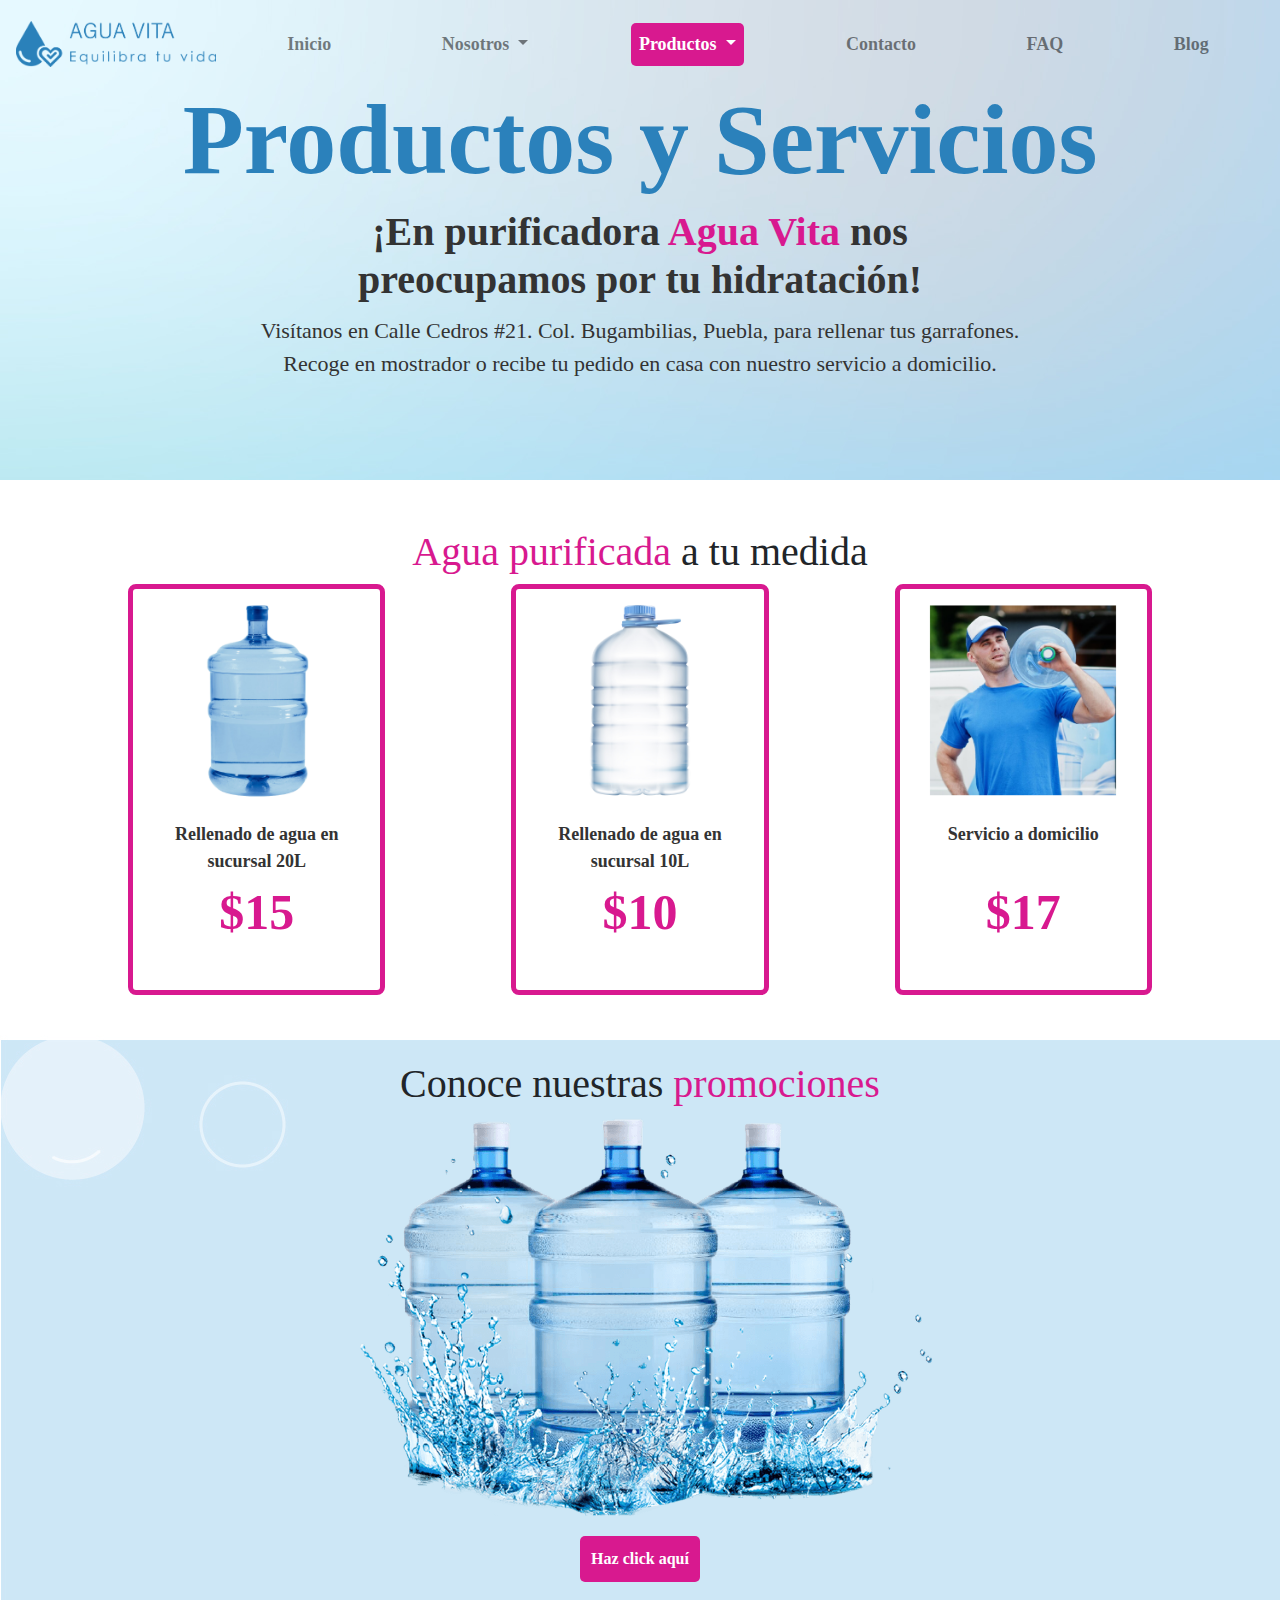
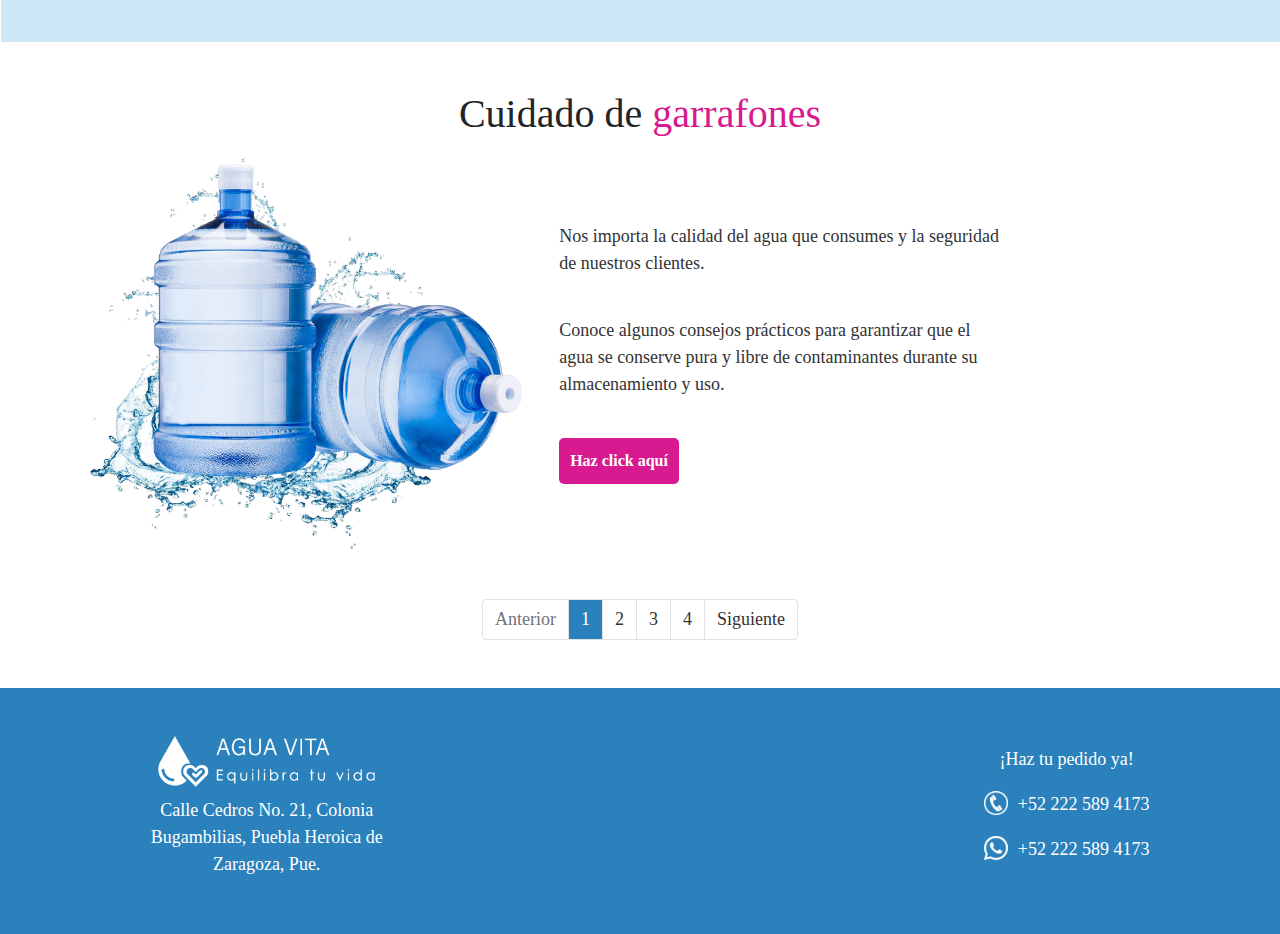
<file: AguaVita/productosyservicios.html>
<!doctype html>
<html>
<head>
<meta charset="utf-8">
<title>Productos y Servicios | Agua Vita</title>
	
<link rel="icon" type="imagen/vnd.icon" href="images/icon.png">	
	
	<!-- Latest compiled and minified CSS -->
	<!-- Latest compiled and minified CSS -->
	<link rel="stylesheet" href="https://maxcdn.bootstrapcdn.com/bootstrap/4.0
.0/css/bootstrap.min.css">
	
	<meta name="viewport" content="width=device-width, initial-scale=1">
	
	<link rel="stylesheet" type="text/css" href="css/productos.css">
</head>
	
	
	
	
	
<!------------------------------------------------------------------------------------------------------>
<!----------------------------------JUMBOTROM------------------------------------------------------------->	
	
<div class="jumbotron jumbotron-fluid mb-5">
		<!-- BARRA DE NAVEGACIÓN -->
	<nav class="navbar navbar-expand-md  navbar-light text-center">
		<a class="navbar-brand" href="index.html"><img src="images/logo.png" alt="logotipo de Agua Vita" style="width: 200px;"></a>
	
		<button class="navbar-toggler" type="button" data-toggle="collapse" data-target="#collapsibleNavbar">
			<span class="navbar-toggler-icon"></span>
		</button>
			
 		<div class="collapse navbar-collapse" id="collapsibleNavbar">
    		<ul class="navbar-nav w-100 justify-content-around">
      			<li class="nav-item">
        			<a class="nav-link" href="index.html">Inicio</a>
      			</li>
				<li class="nav-item dropdown">
					<a class="nav-link dropdown-toggle" href="#" id="navbardrop" data-toggle="dropdown"> Nosotros </a>
					<div class="dropdown-menu">
						<a class="dropdown-item text-left" href="quienesomos.html">Quiénes <br> somos</a>
						<a class="dropdown-item text-left" href="procesodepurificacion.html">Proceso de <br>purificación</a>
					</div>
				</li>
				<li class="nav-item dropdown">
					<a class="nav-link dropdown-toggle active" href="#" data-toggle="dropdown"> Productos </a>
					<div class="dropdown-menu">
						<a class="dropdown-item text-left" href="productosyservicios.html">Productos y <br>servicios</a>
						<a class="dropdown-item text-left" href="compra.html">Compra</a>
						<a class="dropdown-item text-left" href="promociones.html">Promociones</a>
						<a class="dropdown-item text-left" href="cuidadogarrafones.html">Cuida tus <br>garrafones</a>
					</div>
				</li>
				<li class="nav-item">
					<a class="nav-link" href="contacto.html">Contacto</a>
				</li>
				<li class="nav-item">
					<a class="nav-link" href="preguntasfrecuentes.html">FAQ</a>
				</li>
				<li class="nav-item">
					<a class="nav-link" href="blog.html">Blog</a>
				</li>
    		</ul>
  		</div> 
	</nav>
		
		<!-- ENCABEZADO  -->
 		 <div class="container-fluid" style="text-align: center">
		
		
 	<div class="row">
			 
		<div class="col-sm-1"> </div>
		<div class="col"> 
			<h1> Productos y Servicios </h1>
			<h2> ¡En purificadora <span class="resaltado"> Agua Vita </span> nos <br> preocupamos por tu hidratación! </h2>
		<p style= "font-weight: 360; font-size: 22px;"> Visítanos en Calle Cedros #21. Col. Bugambilias, Puebla, para rellenar tus garrafones. <br>Recoge en mostrador o recibe tu pedido en casa con nuestro servicio a domicilio.</p> 
		
		</div>
		
		<div class="col-sm-1"> </div>
	
	</div>
	
	</div>		
	
	
	
</div>
	
<!---------------------------------SECCIÖN-1-------------------------------------------------------->	
	
<div class="container-fluid seccion2">

	<section>
		<h3> <span class="elige"> </span> <span class="resaltado"> Agua purificada </span> a tu medida </h3>
		
		<div class="row justify-content-center text-center">
		
			
			<div class="col-lg-3">	
				<div class="producto1">
					<img src="images/garrafon20l.jpg" alt="garrafon" class="img1">
					<p>  <span class="productotex"> Rellenado de agua en <br> sucursal 20L </span> <span class="precio"> $15 </span> </p>
				</div>					
			</div>
			
			<div class="col-lg-1"> </div>
			
			<div class="col-lg-3">
				<div class="producto1">
					<img src="images/garrafon10l.jpg" alt="garrafon2" class="img1">
					<p> <span class="productotex"> Rellenado de agua en <br> sucursal 10L   </span> <span class="precio"> $10 </span> </p>
				</div>						
			</div>
			
			<div class="col-lg-1"> </div>
			
			<div class="col-lg-3">
				
				<div class="producto1">
					<img src="images/serviciodomicilio.jpg" alt="entregadomicilio" class="img2">
					<p> <span class="productotex"> Servicio a domicilio  </span> <br> <span class="precio"> $17 </span> </p> 
				</div>
			
			</div>
		
		
		</div>
	</section>
	
</div>

<!-----------------------------------------------SECCION-2------------------------------------------------------------------->	
	<div class="jumbotron jumbotron-fluid mb-5 jumbotrom2">
	<div class="container-fluid" style="text-align: center">
		
		<section> 
		<h3> Conoce nuestras <span class="resaltado"> promociones </span> </h3>
			
		<div class="row">
			
			<div class="col-lg-3"></div>
			<div class="col-lg-6">
			
			<img src="images/garrafones-8.png" alt="garrafones" width="100%" class="img3">
			
			</div>
			<div class="col-lg-3"></div>
					
		</div>
		
		<div class="row" style="margin-top: 20px;">
			
			<div class="col-lg-5"></div>
			<div class="col-lg-2">
				<a href="promociones.html">
				<button type="button" class="btn">Haz click aquí</button> </a> 
			</div>
			<div class="col-lg-5"></div>
			
			
		</div>	
			

		
		
	
	
	
	</section>
		
	</div>
		
	</div>
<!--------------------------------------------------SECCION-3------------------------------------------------------------>
	<div class="container-fluid seccion2">
    <section>
        <h3> Cuidado de <span class="resaltado"> garrafones </span> </h3>

        <div class="row align-items-center">
            <div class="col-lg-5">
                <img src="images/garrafones2-8.png" alt="garrafones2" class="img-fluid">
            </div>

            <!-- Columna de texto -->
            <div class="col-lg-5 text-center text-lg-left">
                <p>Nos importa la calidad del agua que consumes y la seguridad de nuestros clientes.</p>
                <p>Conoce algunos consejos prácticos para garantizar que el agua se conserve pura y libre de contaminantes durante su almacenamiento y uso.</p>

                <a href="cuidadogarrafones.html">
                    <button type="button" class="btn">Haz click aquí</button>
                </a> 
            </div>

            <div class="col-lg-2"></div>
        </div>
    </section>
</div>

<!-------------------------------------PAGINACIÓN--------------------------------------------------------->
			
<!--	
<div class="row">
    <div class="col-xl-12 text-center"> 
        <ul class="pagination justify-content-center" style="font-weight:500;">
            <li class="page-item disabled"> 
                <a class="page-link" href="#"> Anterior</a> 
            </li>
            <li class="page-item active"> 
                <a class="page-link" href="index.html" style="background-color: #2b81bb; border-color: transparent"> 1 </a>  
            </li>
            <li class="page-item"> 
                <a class="page-link" href="galeria.html" style="color: black"> 2 </a>  
            </li>
            <li class="page-item"> 
                <a class="page-link" href="galeria.html" style="color: black">Siguiente</a>  
            </li>
        </ul>
    </div>
</div>
	
<div class="row">
    <div class="col-xl-12 text-center"> 
        <ul class="pagination justify-content-center" style="font-weight:500;">
            <li class="page-item disabled"> 
                <a class="page-link link2" href="#"> Anterior</a> 
            </li>
            <li class="page-item active"> 
                <a class="page-link page2" href="index.html" style="background-color:  #D8198F; border-color: transparent"> 1 </a>  
            </li>
            <li class="page-item"> 
                <a class="page-link page2" href="galeria.html"> 2 </a>  
            </li>
            <li class="page-item"> 
                <a class="page-link page2" href="galeria.html">Siguiente</a>  
            </li>
        </ul>
    </div>
</div>	
			
	-->
<div class="container-fluid">
	<div class="row justify-content-center my-5">
		 <ul class="pagination my-0">
			 <li class="page-item disabled"><a class="page-link" href="#">Anterior</a></li>
			 <li class="page-item"><a class="page-link active2" href="productosyservicios.html">1</a></li>
			 <li class="page-item"><a class="page-link" href="compra.html">2</a></li>
			 <li class="page-item"><a class="page-link" href="promociones.html">3</a></li>
			 <li class="page-item"><a class="page-link" href="cuidadogarrafones.html">4</a></li>
			 <li class="page-item"><a class="page-link" href="compra.html">Siguiente</a></li>
		</ul>
	</div>
	</div>	
	
<!-------------------------------PIE-DE-PAGINA-------------------------------------------------->
	
<div class="container-fluid pie">
		<div class="row pt-5 pb-3">
			<div class="col-lg-1"></div>
			
			<div class="col-lg-3 text-center">
				<a href="index.html"><img src="images/logo_blanco_1.png" alt="logotipo de purifcadora agua vita" class="w-75"></a>
				<p>Calle Cedros No. 21, Colonia Bugambilias, Puebla Heroica de Zaragoza, Pue.</p>
			</div>
			
			<div class="col-lg-4"></div>
			
			<div class="col-lg-4 text-center">
			  <p class="mb-2">¡Haz tu pedido ya!</p>

			  <div class="d-flex align-items-center justify-content-center mb-2">
				<img src="images/tel.png" alt="Teléfono" style="width: 24px; height: 24px; margin-right: 10px;" class="mt-2">
				<p class="mb-0">+52 222 589 4173</p>
			  </div>

			  <div class="d-flex align-items-center justify-content-center">
				<img src="images/whats.png" alt="WhatsApp" style="width: 24px; height: 24px; margin-right: 10px;" class="mt-2">
				<p class="mb-0">+52 222 589 4173</p>
			  </div>
			</div>
		</div>
	</div>	
	
	
	
	
<!----------------------------------------------------------------------------------------------------------------->	
	<!-- jQuery library -->
<script src="https://ajax.googleapis.com/ajax/libs/jquery/3.3.1/jquery.min
.js"></script>
	
	<!-- Popper JS -->
<script src="https://cdnjs.cloudflare.com/ajax/libs/popper.js/1.12.9/umd/p
opper.min.js"></script>
 
<!-- Latest compiled JavaScript -->
<script src="https://maxcdn.bootstrapcdn.com/bootstrap/4.0.0/js/bootstrap.
min.js"></script>
	
<body>
</body>
</html>
</file>
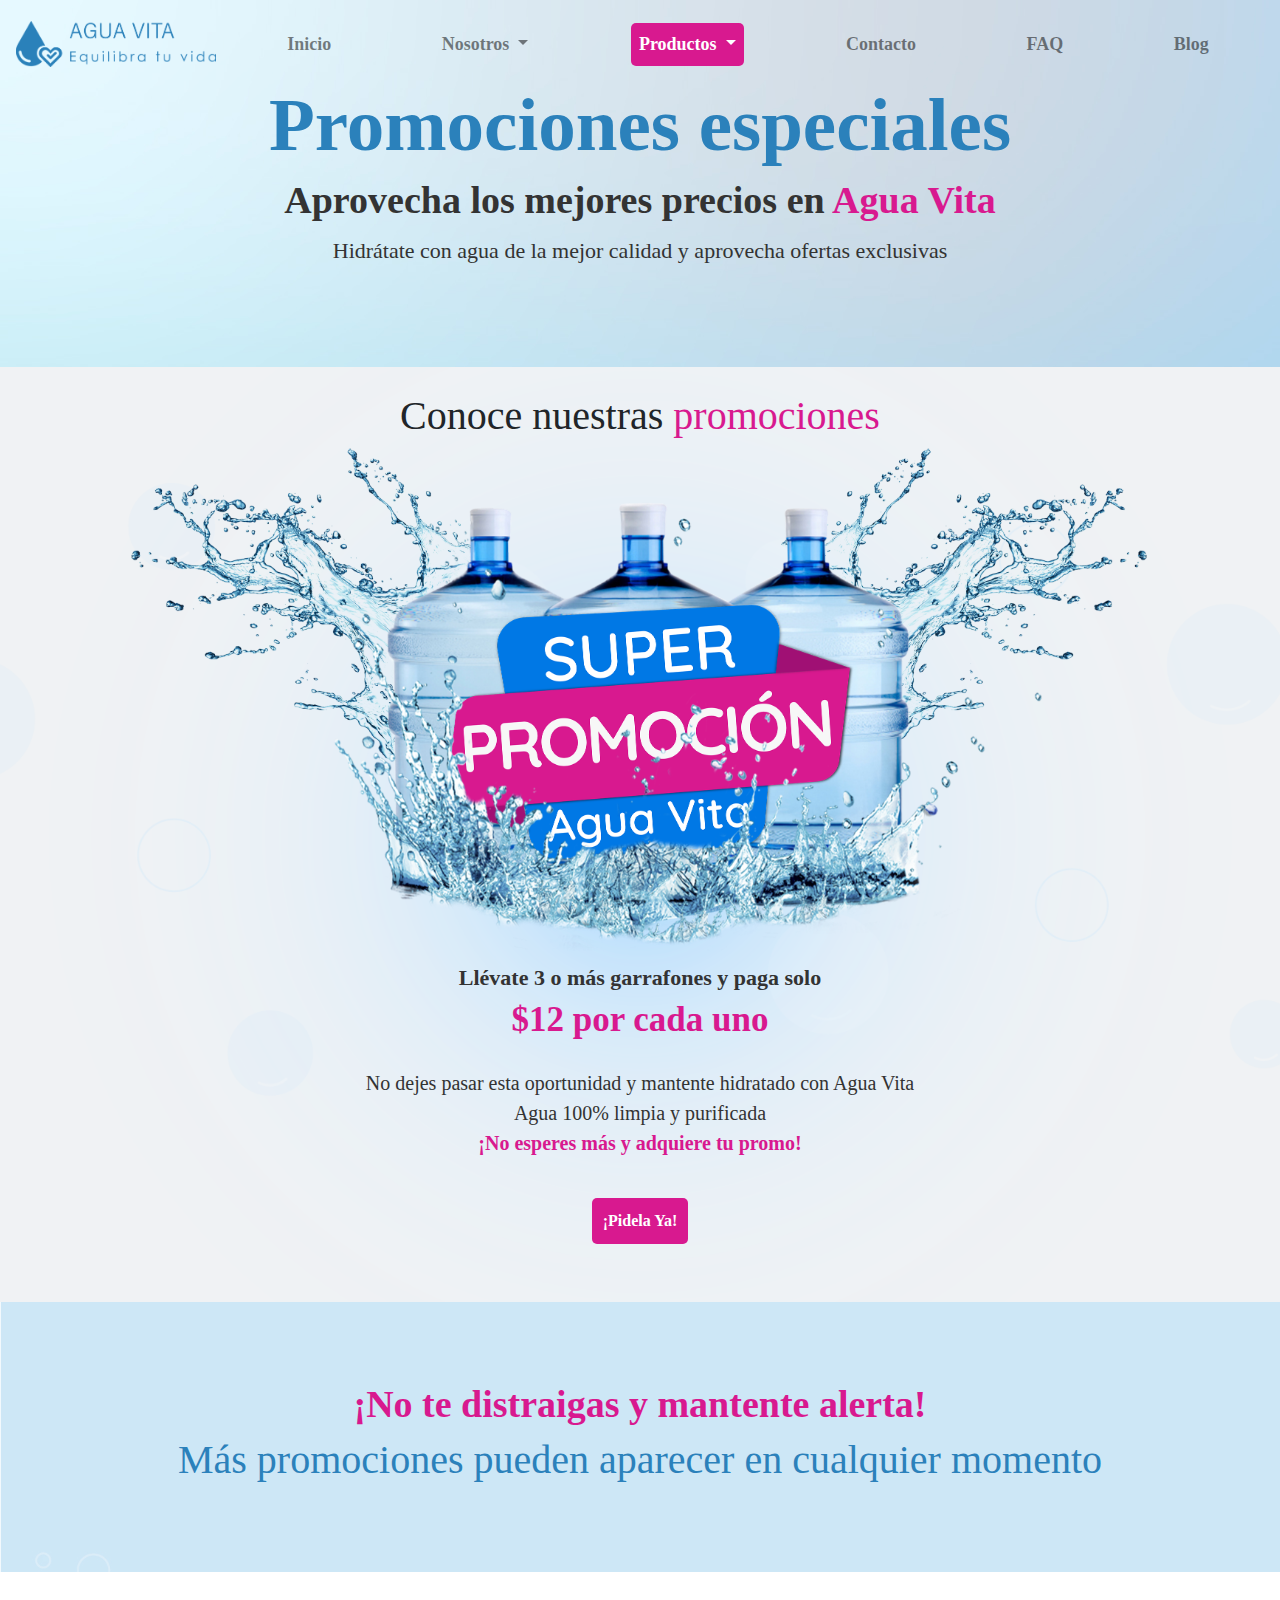
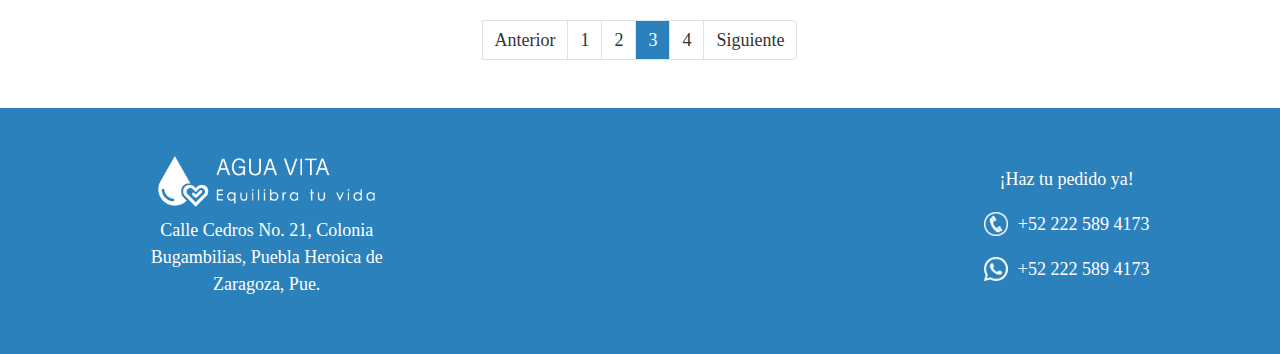
<file: AguaVita/promociones.html>
<!doctype html>
<html>
<head>
<meta charset="utf-8">
<title>Promociones | Agua Vita</title>
	<link rel="icon" type="imagen/vnd.icon" href="images/icon.png">
	
	
	<!-- Latest compiled and minified CSS -->
	<!-- Latest compiled and minified CSS -->
	<link rel="stylesheet" href="https://maxcdn.bootstrapcdn.com/bootstrap/4.0
.0/css/bootstrap.min.css">
	
	<meta name="viewport" content="width=device-width, initial-scale=1">
	
	<link rel="stylesheet" type="text/css" href="css/promociones.css">
	
	
</head>
	
	

<body>
	
<!----------------------------------JUMBOTROM------------------------------------------------------------->	
	
<div class="jumbotron jumbotron-fluid mb-5">
		<!-- BARRA DE NAVEGACIÓN -->
	<nav class="navbar navbar-expand-md  navbar-light text-center">
		<a class="navbar-brand" href="index.html"><img src="images/logo.png" alt="logotipo de Agua Vita" style="width: 200px;"></a>
	
		<button class="navbar-toggler" type="button" data-toggle="collapse" data-target="#collapsibleNavbar">
			<span class="navbar-toggler-icon"></span>
		</button>
			
 		<div class="collapse navbar-collapse" id="collapsibleNavbar">
    		<ul class="navbar-nav w-100 justify-content-around">
      			<li class="nav-item">
        			<a class="nav-link" href="index.html">Inicio</a>
      			</li>
				<li class="nav-item dropdown">
					<a class="nav-link dropdown-toggle" href="#" id="navbardrop" data-toggle="dropdown"> Nosotros </a>
					<div class="dropdown-menu">
						<a class="dropdown-item text-left" href="quienesomos.html">Quiénes <br> somos</a>
						<a class="dropdown-item text-left" href="procesodepurificacion.html">Proceso de <br>purificación</a>
					</div>
				</li>
				<li class="nav-item dropdown">
					<a class="nav-link dropdown-toggle active" href="#" data-toggle="dropdown"> Productos </a>
					<div class="dropdown-menu">
						<a class="dropdown-item text-left" href="productosyservicios.html">Productos y <br>servicios</a>
						<a class="dropdown-item text-left" href="compra.html">Compra</a>
						<a class="dropdown-item text-left" href="promociones.html">Promociones</a>
						<a class="dropdown-item text-left" href="cuidadogarrafones.html">Cuida tus <br>garrafones</a>
					</div>
				</li>
				<li class="nav-item">
					<a class="nav-link" href="contacto.html">Contacto</a>
				</li>
				<li class="nav-item">
					<a class="nav-link" href="preguntasfrecuentes.html">FAQ</a>
				</li>
				<li class="nav-item">
					<a class="nav-link" href="blog.html">Blog</a>
				</li>
    		</ul>
  		</div> 
	</nav>
		
		<!-- ENCABEZADO  -->
 		 <div class="container-fluid" style="text-align: center">
		
		
 	<div class="row">
			 
		<div class="col-sm-1"> </div>
		<div class="col"> 
			<h1> Promociones especiales </h1>
			<h2> Aprovecha los mejores precios en  <span class="resaltado"> Agua Vita </span>  </h2>
		<p style= "font-weight: 360; font-size: 22px;"> Hidrátate con agua de la mejor calidad y aprovecha ofertas exclusivas </p> 
		
		</div>
		
		<div class="col-sm-1"> </div>
	
	</div>
	
	</div>		
	
	
	
</div>
	
<!----------------------------------------------SECCION-1--------------------------------------------------------------->

	<div class="jumbotron jumbotron-fluid mb-5 jumbotrom2" style="margin-top: -48px; margin-bottom: -10px;">
	<div class="container-fluid" style="text-align: center">
		
		<section> 
		<h3> Conoce nuestras <span class="resaltado"> promociones </span> </h3>
			
		<div class="row">
			
			<div class="col-lg-1"></div>
			<div class="col-lg-10">
			
			<img src="images/imgpromo.png" alt="garrafones" class="img1" width="100%">
			
			</div>
			
			<div class="col-lg-1"></div>
					
		</div>
			
		<div class="row">
			
			<div class="col-lg-12">
			
			
			<p class="texpromo"> Llévate 3 o más garrafones y paga solo <br> <span class="resaltado3"> $12 por cada uno </span> </p>
			<p class="texpromo2">  No dejes pasar esta oportunidad y mantente hidratado con Agua Vita <br> Agua 100% limpia y purificada <br> <span class="resaltado2"> ¡No esperes más y adquiere tu promo!</span> </p>
				
			</div>
			
		</div>	
		
		<div class="row">
			
			<div class="col-lg-5"></div>
			<div class="col-lg-2">
				<a href="compra.html">
				<button type="button" class="btn"> ¡Pidela Ya!</button> </a> 
			</div>
			<div class="col-lg-5"></div>
			
			
		</div>	
			

		
		
	
	
	
	</section>
		
	</div>
		
	</div>
	
<!-----------------------------------------------SECCION-3------------------------------------------------------------------>
	
<div class="jumbotron jumbotron-fluid mb-5 jumbotrom3" style="margin-top: -50px;">
	<div class="container-fluid" style="text-align: center">
		
		<h2 class="titulo4"> <span class="resaltado"> ¡No te distraigas y mantente alerta! </span> </h2>
		<h3 class="titulo5" style="color: #2b81bb"> Más promociones pueden aparecer en cualquier momento </h3>
	
		
		</div>
		
	</div>

<!------------------------------------paginacion------------------------------------------------------>
	
<div class="container-fluid">
	<div class="row justify-content-center my-5">
		 <ul class="pagination my-0">
			 <li class="page-item+"><a class="page-link" href="compra.html">Anterior</a></li>
			 <li class="page-item"><a class="page-link" href="productosyservicios.html">1</a></li>
			 <li class="page-item"><a class="page-link" href="compra.html">2</a></li>
			 <li class="page-item"><a class="page-link active2" href="promociones.html">3</a></li>
			 <li class="page-item"><a class="page-link" href="cuidadogarrafones.html">4</a></li>
			 <li class="page-item"><a class="page-link" href="cuidadogarrafones.html">Siguiente</a></li>
		</ul>
	</div>
	</div>		
	
	
<!-------------------------------PIE-DE-PAGINA-------------------------------------------------->
	
<div class="container-fluid pie">
		<div class="row pt-5 pb-3">
			<div class="col-lg-1"></div>
			
			<div class="col-lg-3 text-center">
				<a href="index.html"><img src="images/logo_blanco_1.png" alt="logotipo de purifcadora agua vita" class="w-75"></a>
				<p>Calle Cedros No. 21, Colonia Bugambilias, Puebla Heroica de Zaragoza, Pue.</p>
			</div>
			
			<div class="col-lg-4"></div>
			
			<div class="col-lg-4 text-center">
			  <p class="mb-2">¡Haz tu pedido ya!</p>

			  <div class="d-flex align-items-center justify-content-center mb-2">
				<img src="images/tel.png" alt="Teléfono" style="width: 24px; height: 24px; margin-right: 10px;" class="mt-2">
				<p class="mb-0">+52 222 589 4173</p>
			  </div>

			  <div class="d-flex align-items-center justify-content-center">
				<img src="images/whats.png" alt="WhatsApp" style="width: 24px; height: 24px; margin-right: 10px;" class="mt-2">
				<p class="mb-0">+52 222 589 4173</p>
			  </div>
			</div>
		</div>
	</div>	
		
	
	
	
	
	
	
<!----------------------------------------------------------------------------------------------------------------->	
	<!-- jQuery library -->
<script src="https://ajax.googleapis.com/ajax/libs/jquery/3.3.1/jquery.min
.js"></script>
	
	<!-- Popper JS -->
<script src="https://cdnjs.cloudflare.com/ajax/libs/popper.js/1.12.9/umd/p
opper.min.js"></script>
 
<!-- Latest compiled JavaScript -->
<script src="https://maxcdn.bootstrapcdn.com/bootstrap/4.0.0/js/bootstrap.
min.js"></script>	
</body>
</html>
</file>
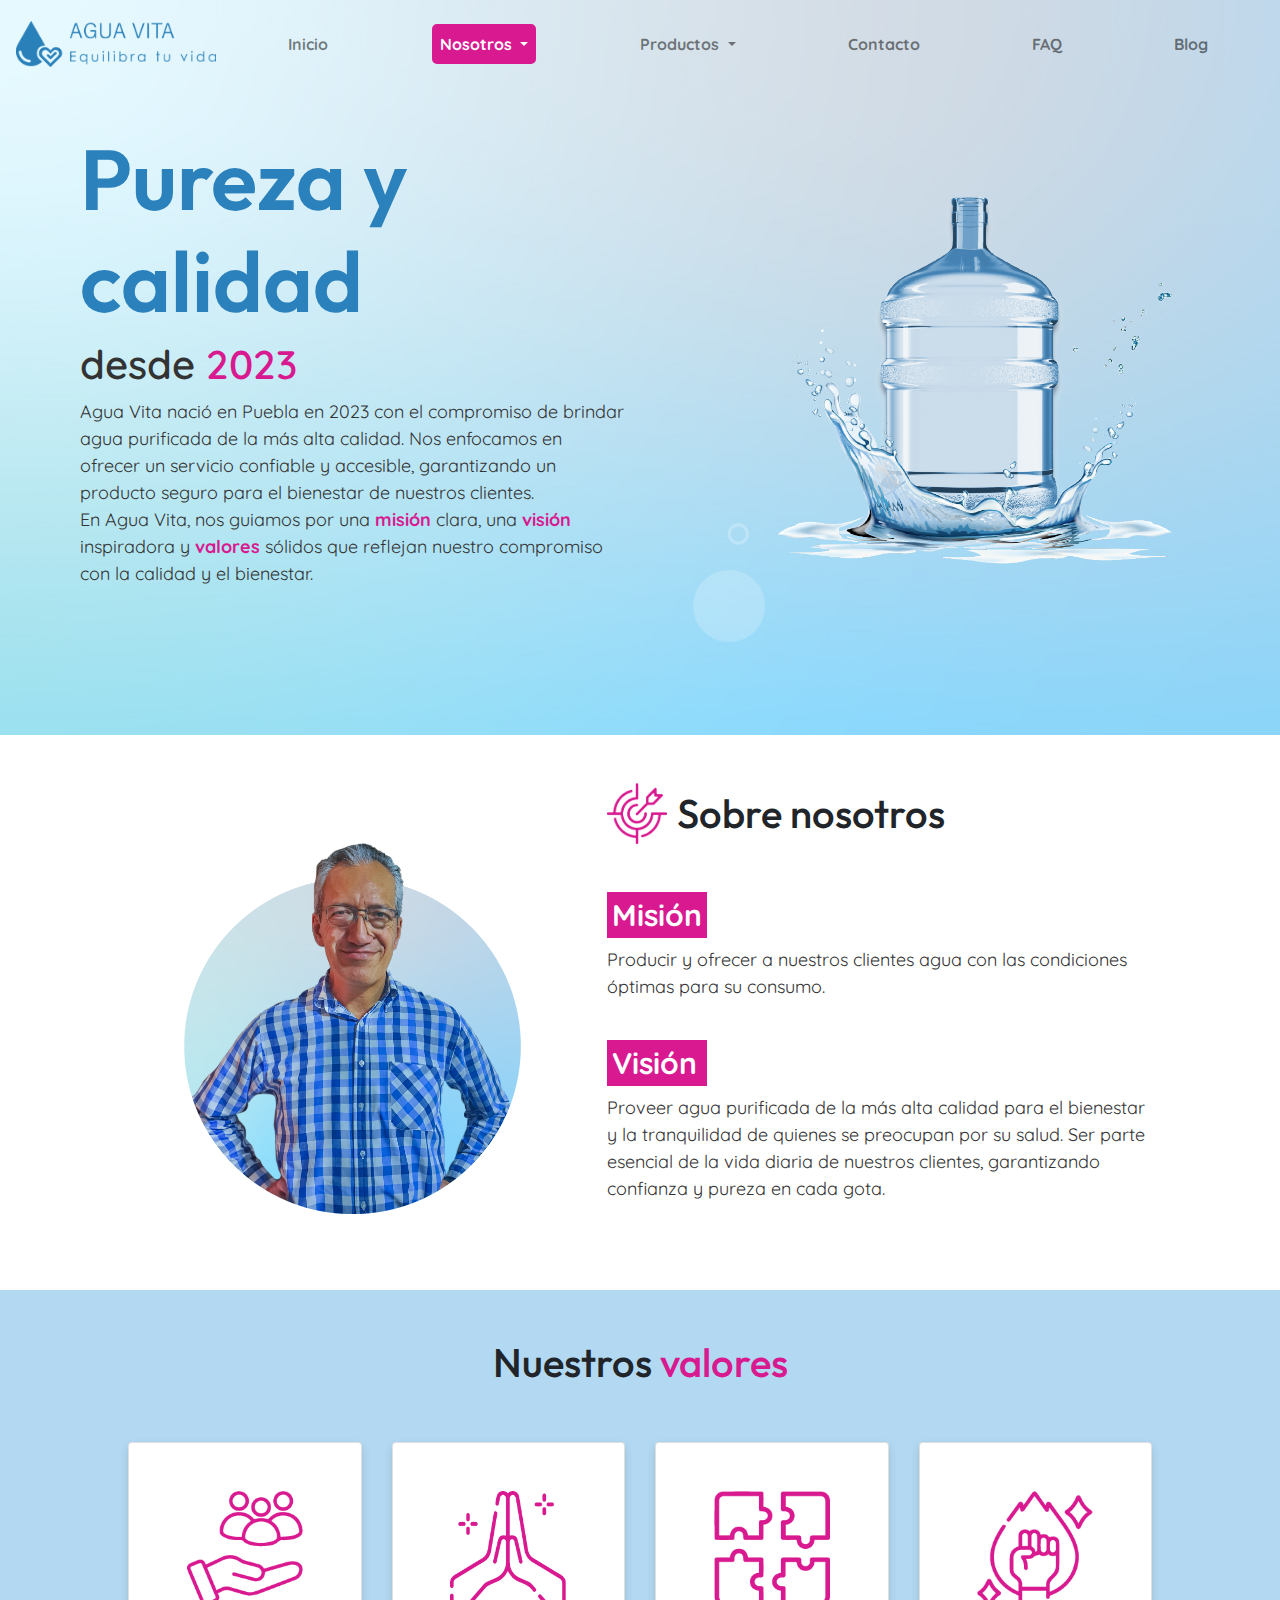
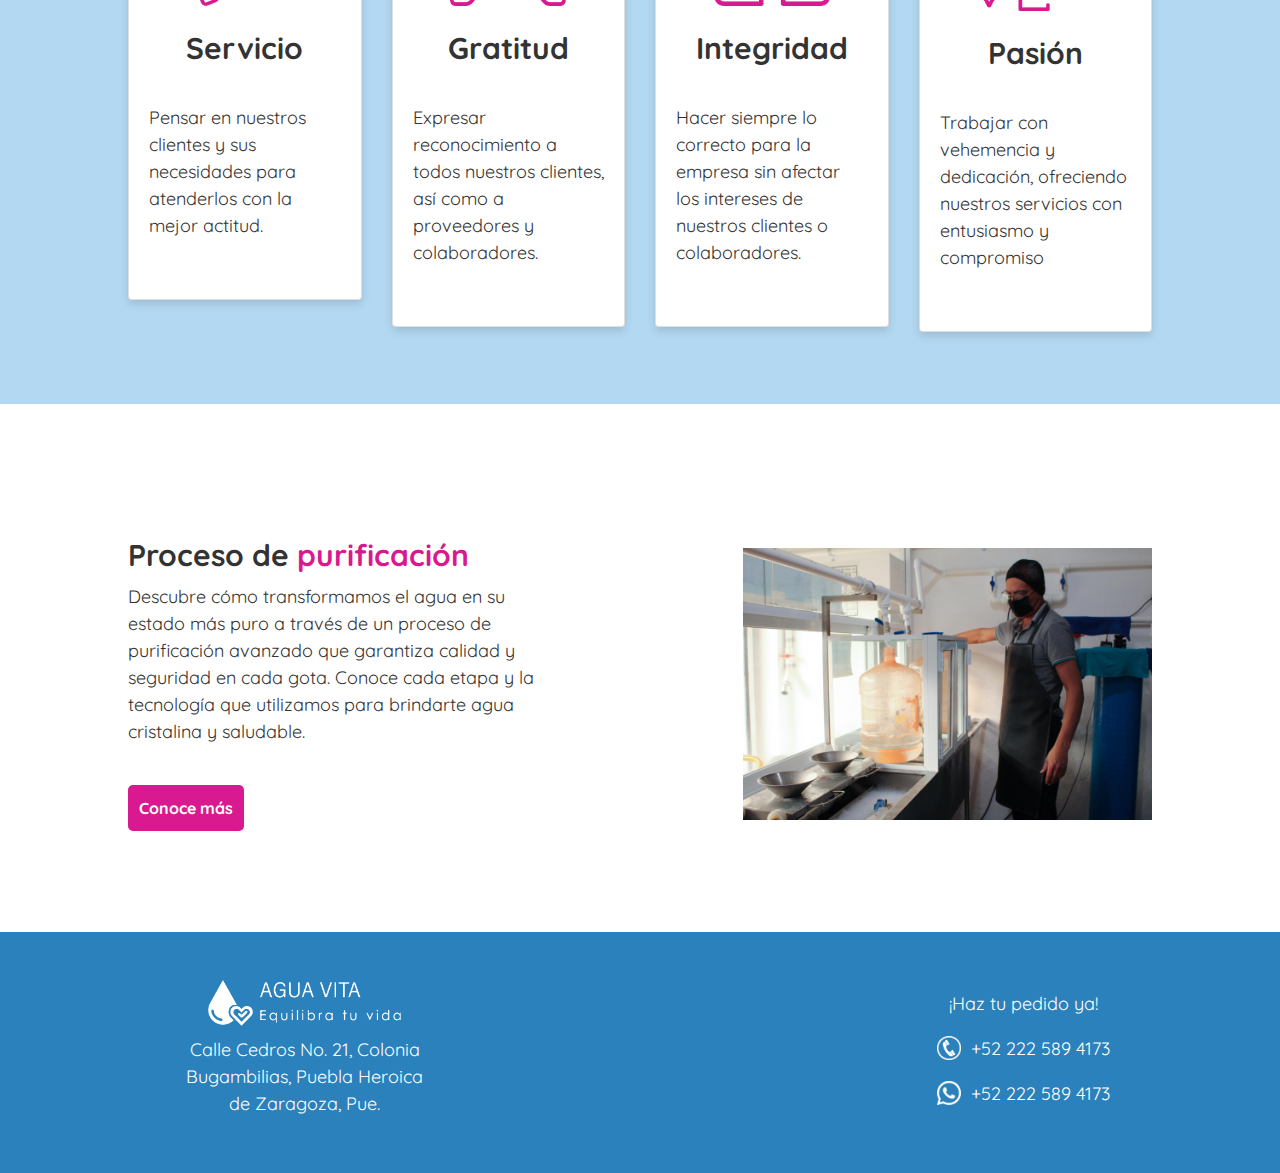
<file: AguaVita/quienesomos.html>
<!doctype html>
<html>
<head>
<meta charset="utf-8">
<title>Quiénes somos | Agua Vita</title>
<link rel="icon" type="imagen/vnd.icon" href="images/icon.png">
	<meta name="viewport" content="width=device-width, initial-scale=1">
 
	<link rel="stylesheet" href="https://maxcdn.bootstrapcdn.com/bootstrap/4.0
	.0/css/bootstrap.min.css">
	
	<link rel="stylesheet" href="css/estilosquienes.css">
</head>

<body>
	
	<!-- Jumbotron -->
	<div class="jumbotron jumbotron-fluid mb-5">
		<!-- BARRA DE NAVEGACIÓN -->
		<nav class="navbar navbar-expand-md  navbar-light text-center">
			<a class="navbar-brand" href="index.html"><img src="images/logo.png" alt="logotipo de Agua Vita" style="width: 200px;"></a>

			<button class="navbar-toggler" type="button" data-toggle="collapse" data-target="#collapsibleNavbar">
				<span class="navbar-toggler-icon"></span>
			</button>

			<div class="collapse navbar-collapse" id="collapsibleNavbar">
				<ul class="navbar-nav w-100 justify-content-around">
					<li class="nav-item">
						<a class="nav-link" href="index.html">Inicio</a>
					</li>
					<li class="nav-item dropdown">
						<a class="nav-link dropdown-toggle active" href="#" id="navbardrop" data-toggle="dropdown"> Nosotros </a>
						<div class="dropdown-menu">
							<a class="dropdown-item text-left" href="quienesomos.html">Quiénes <br> somos</a>
							<a class="dropdown-item text-left" href="procesodepurificacion.html">Proceso de <br>purificación</a>
						</div>
					</li>
					<li class="nav-item dropdown">
						<a class="nav-link dropdown-toggle" href="#" data-toggle="dropdown"> Productos </a>
						<div class="dropdown-menu">
							<a class="dropdown-item text-left" href="productosyservicios.html">Productos y <br>servicios</a>
							<a class="dropdown-item text-left" href="compra.html">Compra</a>
							<a class="dropdown-item text-left" href="promociones.html">Promociones</a>
							<a class="dropdown-item text-left" href="cuidadogarrafones.html">Cuida tus <br>garrafones</a>
						</div>
					</li>
					<li class="nav-item">
						<a class="nav-link" href="contacto.html">Contacto</a>
					</li>
					<li class="nav-item">
						<a class="nav-link" href="preguntasfrecuentes.html">FAQ</a>
					</li>
					<li class="nav-item">
						<a class="nav-link" href="blog.html">Blog</a>
					</li>
				</ul>
			</div> 
		</nav>
		
		<!-- ENCABEZADO -->
		<div class="container-fluid">
			<div class="row align-items-center mt-5 mb-5">
				<div class="col-lg-6">
					<h1>Pureza y calidad</h1>
					<h2> desde <span class="resaltado">2023 </span> </h2>
					<p>Agua Vita nació en Puebla en 2023 con el compromiso de brindar agua purificada de la más alta calidad. Nos enfocamos en ofrecer un servicio confiable y accesible, garantizando un producto seguro para el bienestar de nuestros clientes. <br>
					En Agua Vita, nos guiamos por una  <span class="txtresaltado"> misión </span> clara, una <span class="txtresaltado"> visión </span> inspiradora y <span class="txtresaltado"> valores </span> sólidos que reflejan nuestro compromiso con la calidad y el bienestar. </p>
				</div>
				<div class="offset-1 col-lg-5">
					<img src="images/nosotrosgarra.png" alt="imagen de garrafón" class="w-100">
				</div>
			</div>
		</div>
	</div>
	
	<!-- SECCIÓN 1 -->
	<div class="container-fluid my-5">
		<div class="row align-items-center justify-content-center">
			
			<div class="col-lg-5 col-md-6 col-sm-5 text-center">
		  		<img src="images/sergio.png" alt="Foto de persona" class="img-fluid w-75">
			</div>
		
			<div class="col-lg-6">
		   		<div class="d-flex align-items-center mb-5">
					<img src="images/mision.png" alt="icono misión" style="width: 60px; margin-right: 10px;">
					<h3 class="mb-0">Sobre nosotros</h3>
		  		</div>
		 
		  		<div class="mb-4">
					<h4 class="mv">Misión</h4>
					<p class="mt-2">
			  		Producir y ofrecer a nuestros clientes agua con las condiciones óptimas para su consumo.
					</p>
		  		</div>
		  
		 		<div>
					<h4 class="mv">Visión</h4>
					<p class="mt-2">
			  		Proveer agua purificada de la más alta calidad para el bienestar y la tranquilidad de quienes se preocupan por su salud. Ser parte esencial de la vida diaria de nuestros clientes, garantizando confianza y pureza en cada gota.
					</p>
		  		</div>
			</div>
			
	  	</div>
	</div>
	
	
	<!-- SECCIÓN 2 -->
	<div class="container-fluid azul my-5 py-5">
		<div class="row">
			<div class="col-lg-12 mb-5">
				<h3>Nuestros <span class="resaltado">valores</span></h3>
			</div>
		</div>
		<div class="row justify-content-around">
			<div class="col-lg-3 col-md-6 col-sm-4 mb-4">
				<div class="card d-flex flex-column align-items-center justify-content-center shadow-lg">
					<img src="images/servicio.png" alt="icono de mujer" class="w-50 mt-5 mb-4">
						<h4>Servicio</h4>
 					<div class="card-body">
						<p>Pensar en nuestros clientes y sus necesidades para atenderlos con la mejor actitud. </p>
					</div>
 				</div>
			</div>
			<div class="col-lg-3 col-md-6 col-sm-4 mb-4">
				<div class="card d-flex flex-column align-items-center justify-content-center shadow-lg">
					<img src="images/gratitud.png" alt="icono de mujer" class="w-50 mt-5 mb-4">
						<h4>Gratitud</h4>
					<div class="card-body">
						<p>Expresar reconocimiento a todos nuestros clientes, así como a proveedores y colaboradores.</p>
					</div>
 				</div>
			</div>
			<div class="col-lg-3 col-md-6 col-sm-4 mb-4">
				<div class="card d-flex flex-column align-items-center justify-content-center shadow-lg">
					<img src="images/integridad.png" alt="icono de mujer" class="w-50 mt-5 mb-4">
						<h4>Integridad</h4>
					<div class="card-body">
						<p>Hacer siempre lo correcto para la empresa sin afectar los intereses de nuestros clientes o colaboradores.</p>
					</div>
 				</div>
			</div>
			<div class="col-lg-3 col-md-6 col-sm-4 mb-4">
				<div class="card d-flex flex-column align-items-center justify-content-center shadow-lg">
					<img src="images/pasion.png" alt="icono de mujer" class="w-50 mt-5 mb-4">
						<h4>Pasión</h4>
					<div class="card-body">
						<p>Trabajar con vehemencia y dedicación, ofreciendo nuestros servicios con entusiasmo y compromiso</p>
					</div>
 				</div>
			</div>
		</div>
	</div>
	
	
	<!-- SECCIÓN 3 -->
	<div class="container-fluid section3 py-5 mb-3">
		<div class="row align-items-center">
			<div class="col-lg-5">
				<h4>Proceso de <span class="resaltado" >purificación</span></h4>
				<p> Descubre cómo transformamos el agua en su estado más puro a través de un proceso de purificación avanzado que garantiza calidad y seguridad en cada gota. Conoce cada etapa y la tecnología que utilizamos para brindarte agua cristalina y saludable.</p>
				<button type="button" class="btn"><a href="procesodepurificacion.html">Conoce más</a></button>
			</div>
			
			<div class="offset-2 col-lg-5 my-5">
				<img src="images/img7.JPG" alt="imagen de garrafón" class="w-100">
			</div>
		</div>
	</div>
	
	
	
	<!-- PIE -->
	<div class="container-fluid pie">
		<div class="row pt-5 pb-3">
			<div class="col-lg-1"></div>
			
			<div class="col-lg-3 text-center">
				<a href="index.html"><img src="images/logo_blanco_1.png" alt="logotipo de purifcadora agua vita" class="w-75"></a>
				<p>Calle Cedros No. 21, Colonia Bugambilias, Puebla Heroica de Zaragoza, Pue.</p>
			</div>
			
			<div class="col-lg-4"></div>
			
			<div class="col-lg-4 text-center">
			  <p class="mb-2">¡Haz tu pedido ya!</p>

			  <div class="d-flex align-items-center justify-content-center mb-2">
				<img src="images/tel.png" alt="Teléfono" style="width: 24px; height: 24px; margin-right: 10px;" class="mt-2">
				<p class="mb-0">+52 222 589 4173</p>
			  </div>

			  <div class="d-flex align-items-center justify-content-center">
				<img src="images/whats.png" alt="WhatsApp" style="width: 24px; height: 24px; margin-right: 10px;" class="mt-2">
				<p class="mb-0">+52 222 589 4173</p>
			  </div>
			</div>
		</div>
	</div>
	
	
<!-- jQuery library -->
<script src="https://ajax.googleapis.com/ajax/libs/jquery/3.3.1/jquery.min
	.js"></script>
<!-- Popper JS -->
<script src="https://cdnjs.cloudflare.com/ajax/libs/popper.js/1.12.9/umd/p
	opper.min.js"></script>	

<!-- Latest compiled JavaScript -->
<script src="https://maxcdn.bootstrapcdn.com/bootstrap/4.0.0/js/bootstrap.
	min.js"></script>
</body>
</html>
</file>
<file: AguaVita/css/estilosindex.css>
@charset "utf-8";
/* CSS Document */
@import url('https://fonts.googleapis.com/css2?family=Outfit:wght@100..900&family=Quicksand:wght@300..700&display=swap');
.jumbotron{
	padding-top: 8px;
	padding-bottom: 60px;
	background-image: url("../images/imgfondo.jpg")
}
/*NAVBAR*/
.nav-link{
	font-family: "Quicksand", serif;
    font-weight: 700;
}
.navbar-light .nav-link:hover{
	color: white !important;
	background-color: #D8198F;
	border-radius: 5px;
}
.active{
	background-color: #D8198F;
	color: #ffffff !important;
	border-radius: 5px;
}
.dropdown-menu{
	background-color: #b3d9f2;
	max-width: 120px;
}
.dropdown-item{
	font-family: "Quicksand", serif;
  	font-optical-sizing: auto;
  	font-weight: 700;
  	font-style: normal;
	font-size: 18px;
	color: #333333;
	text-align: center;
}
.dropdown-item:hover{
	color: #2b81bb;
	background-color: transparent;
}

/*Encabezado*/
.container-fluid{
	padding: 0px 80px 0px 80px;
}
h1{
	font-family: "Outfit", serif;
    font-optical-sizing: auto;
    font-weight: 600;
    font-style: normal;
	font-size: 100px;
	color: #2b81bb;
}
h2{
	font-family: "Quicksand", serif;
    font-optical-sizing: auto;
    font-weight: 600;
    font-style: normal;
	font-size: 40px;
	color: #333333;
}
p{
	font-family: "Quicksand", serif;
  	font-optical-sizing: auto;
  	font-weight: 400;
  	font-style: normal;
	font-size: 18px;
	color: #333333;
	margin: 10px 0px 40px 0px;
}
a, a:hover{
	color: white;
	text-decoration: none;
}
.btn{
	font-family: "Quicksand", serif;
  	font-optical-sizing: auto;
  	font-weight: 700;
  	font-style: normal;
	color: white;
	background-color: #d8198f;
	padding:10px;
	border-radius: 5px;
}
.btn:hover{
	background-color: #d661b4;
}

/*Sección 1*/
.resaltado{
	color: #d8198f;
}
h3{
	font-family: "Outfit", serif;
  	font-optical-sizing: auto;
  	font-weight: 500;
  	font-style: normal;
	text-align: center;
	font-size: 40px;
}
h4{
	font-family: "Quicksand", serif;
 	font-optical-sizing: auto;
  	font-weight: 700;
  	font-style: normal;
	color: #333333;
	font-size: 30px;
}
.card{
	box-shadow: 0 .25rem .5rem #21212126;
}
/*Sección 2*/
.azul{
	background-image: url("../images/fondo2.jpg");
	padding-bottom: 3rem;
}

/*GALERÍA*/
.img-fluid{
	border-radius: 5px;
}

/*PIE*/
.pie{
	background-color: #2b81bb;
}
.pie p{
	color: #ffffff;
}
</file>
<file: AguaVita/css/estiloscompra.css>
@charset "utf-8";
/* CSS Document */
@import url('https://fonts.googleapis.com/css2?family=Outfit:wght@100..900&family=Quicksand:wght@300..700&display=swap');
.jumbotron{
	padding-top: 8px;
	padding-bottom: 60px;
	background-image: url("../images/imgfondo.jpg")
}
/*NAVBAR*/
.nav-link{
	font-family: "Quicksand", serif;
    font-weight: 700;
}
.navbar-light .nav-link:hover{
	color: white !important;
	background-color: #D8198F;
	border-radius: 5px;
}
.active{
	background-color: #D8198F;
	color: #ffffff !important;
	border-radius: 5px;
}
.dropdown-menu{
	background-color: #b3d9f2;
	max-width: 120px;
}
.dropdown-item{
	font-family: "Quicksand", serif;
  	font-optical-sizing: auto;
  	font-weight: 700;
  	font-style: normal;
	font-size: 18px;
	color: #333333;
	text-align: center;
}
.dropdown-item:hover{
	color: #2b81bb;
	background-color: transparent;
}

.container-fluid{
	padding: 0px 80px 0px 80px;
}

.resaltado{
	color: #d8198f;
}

/* FORMULARIO */
h2{
	font-family: "Quicksand", serif;
    font-optical-sizing: auto;
    font-weight: 600;
    font-style: normal;
	font-size: 40px;
	color: #333333;
	padding-left: 20px;
	text-align:center;
	line-height: 1.2em;
}
label{
	font-family: "Quicksand", serif;
  	font-optical-sizing: auto;
  	font-weight: 500;
  	font-style: normal;
	font-size: 18px;
	color: #333333;
}
input, select .form-control{
	height: 30px;
}
h3{
	font-family: "Quicksand", serif;
 	font-optical-sizing: auto;
  	font-weight: 700;
  	font-style: normal;
	color: #2b81bb;
	font-size: 25px;
}

/*PIE*/
.pie{
	background-color: #2b81bb;
}
.pie p{
	color: #ffffff;
}
.btn{
	font-family: "Quicksand", serif;
  	font-optical-sizing: auto;
  	font-weight: 700;
  	font-style: normal;
	color: white;
	background-color: #d8198f;
	border-radius: 5px;
}
.btn a, .btn a:hover{
	color: white;
	text-decoration: none;
}
.btn:hover{
	background-color: #d661b4;
}

/* PAGINACIÓN */
li a{
	font-family: "Quicksand", serif;
 	font-optical-sizing: auto;
  	font-weight: 400;
  	font-style: normal;
	font-size: 18px;
	color: #333333;
}
.page-link {
    color: #333333;
}
.page-link:hover{
	color: #ffffff;
	background-color: #D8198F;

}
.active2{
	color: #ffffff;
	background-color: #2b81bb;
}
</file>
<file: AguaVita/css/estiloscontacto.css>
@charset "utf-8";
/* CSS Document */
@import url('https://fonts.googleapis.com/css2?family=Outfit:wght@100..900&family=Quicksand:wght@300..700&display=swap');
.jumbotron{
	padding-top: 8px;
	padding-bottom: 0px;
	margin-bottom: 0px;
	background-image: url("../images/imgfondo.jpg")
}
/*NAVBAR*/
.nav-link{
	font-family: "Quicksand", serif;
    font-weight: 700;
}
.navbar-light .nav-link:hover{
	color: white !important;
	background-color: #D8198F;
	border-radius: 5px;
}
.active{
	background-color: #D8198F;
	color: #ffffff !important;
	border-radius: 5px;
}
.dropdown-menu{
	background-color: #b3d9f2;
	max-width: 120px;
}
.dropdown-item{
	font-family: "Quicksand", serif;
  	font-optical-sizing: auto;
  	font-weight: 700;
  	font-style: normal;
	font-size: 18px;
	color: #333333;
	text-align: center;
}
.dropdown-item:hover{
	color: #2b81bb;
	background-color: transparent;
}

/*Encabezado*/
.container-fluid{
	padding: 0px 80px 0px 80px;
    padding-bottom: 0;
    margin-bottom: 0;
}
.row:last-child {
    margin-bottom: 0;
    padding-bottom: 0;
}
h1{
	font-family: "Outfit", serif;
    font-optical-sizing: auto;
    font-weight: 600;
    font-style: normal;
	font-size: clamp(74px, 7vw, 100px);
	color: #2b81bb;
}
h2{
	font-family: "Quicksand", serif;
    font-optical-sizing: auto;
    font-weight: 600;
    font-style: normal;
	font-size: 40px;
	color: #333333;
}
p{
	font-family: "Quicksand", serif;
  	font-optical-sizing: auto;
  	font-weight: 400;
  	font-style: normal;
	font-size: 18px;
	color: #333333;
	margin: 10px 0px 40px 0px;
}
a, a:hover{
	color: white;
	text-decoration: none;
}
.btn{
	font-family: "Quicksand", serif;
  	font-optical-sizing: auto;
  	font-weight: 700;
  	font-style: normal;
	color: white;
	background-color: #d8198f;
	padding:10px;
	border-radius: 5px;
	border: none;
}
.btn:hover{
	background-color: #d661b4;
}



/*Sección*/
.resaltado{
	color: #d8198f;
}
h3{
	font-family: "Outfit", serif;
  	font-optical-sizing: auto;
  	font-weight: 500;
  	font-style: normal;
	text-align: center;
	font-size: 40px;
}
h4{
	font-family: "Quicksand", serif;
 	font-optical-sizing: auto;
  	font-weight: 700;
  	font-style: normal;
	color: #333333;
	font-size: 30px;
}


/*PIE*/
.container-fluid pie{
	margin-bottom: 0px;
	padding-bottom: 0px;
}
.pie{
	background-color: #2b81bb;
    margin-top: 0;
    padding-top: 0;
}
.pie p{
	color: #ffffff;
}
</file>
<file: AguaVita/css/cuidado.css>
@charset "utf-8";
/* CSS Document */

.jumbotron{
	padding-top: 8px;
	padding-bottom: 60px;
	background-image: url("../images/imgfondo.jpg")
}
/*NAVBAR*/
.nav-link{
	font-family: "Quicksand", serif;
    font-weight: 700;
}
.navbar-light .nav-link:hover{
	color: white !important;
	background-color: #D8198F;
	border-radius: 5px;
}
.active{
	background-color: #D8198F;
	color: #ffffff !important;
	border-radius: 5px;
}
.dropdown-menu{
	background-color: #b3d9f2;
	max-width: 120px;
}
.dropdown-item{
	font-family: "Quicksand", serif;
  	font-optical-sizing: auto;
  	font-weight: 700;
  	font-style: normal;
	font-size: 18px;
	color: #333333;
	text-align: center;
}
.dropdown-item:hover{
	color: #2b81bb;
	background-color: transparent;
}

/*Encabezado*/
.container-fluid{
	padding: 0px 80px 0px 80px;
}
h1{
	font-family: "Outfit", serif;
    font-optical-sizing: auto;
    font-weight: 600;
    font-style: normal;
	font-size: 100px;
	color: #2b81bb;
}
h2{
	font-family: "Quicksand", serif;
    font-optical-sizing: auto;
    font-weight: 600;
    font-style: normal;
	font-size: 40px;
	color: #333333;
}
p{
	font-family: "Quicksand", serif;
  	font-optical-sizing: auto;
  	font-weight: 400;
  	font-style: normal;
	font-size: 18px;
	color: #333333;
	margin: 10px 0px 40px 0px;
}
a, a:hover{
	color: white;
	text-decoration: none;
}
.btn{
	font-family: "Quicksand", serif;
  	font-optical-sizing: auto;
  	font-weight: 700;
  	font-style: normal;
	color: white;
	background-color: #d8198f;
	padding:10px;
	border-radius: 5px;
}
.btn:hover{
	background-color: #d661b4;
}

.resaltado{
	color: #d8198f;
}

/*-------------------SECCIÓN 1----------------------------*/

.cuidados{
	font-weight: bold;
	font-size: 22px;
}


/*-------------------------------SECCION-2-----------------------------------------------*/

.jumbotrom2{
	padding-top: 25px;
	padding-bottom: 60px;
	background-image: url("../images/fondo2.jpg");
	margin-top: 40px;
}


/*-------------------------PAGINACION-----------------------------------------*/

li a{
	font-family: "Quicksand", serif;
 	font-optical-sizing: auto;
  	font-weight: 400;
  	font-style: normal;
	font-size: 18px;
	color: #333333;
}
.page-link {
    color: #333333;
}
.page-link:hover{
	color: #ffffff;
	background-color: #D8198F;

}
.active2{
	color: #ffffff;
	background-color: #2b81bb;
}

/*--------------------------PIE-------------------------------*/

.pie{
	background-color: #2b81bb;
	
}
.pie p{
	color: #ffffff;
}
</file>
<file: AguaVita/css/preguntas.css>
@charset "utf-8";
/* CSS Document */
@import url('https://fonts.googleapis.com/css2?family=Outfit:wght@100..900&family=Quicksand:wght@300..700&display=swap');
*{
    margin: 0;
    padding: 0;
    box-sizing: border-box;
}

.jumbotron{
	padding-top: 8px;
	padding-bottom: 60px;
	margin-bottom: 0 !important;
	background-image: url("../images/imgfondo.jpg")
}

/*NAVBAR*/
.nav-link{
	font-family: "Quicksand", serif;
    font-weight: 700;
}
.navbar-light .nav-link:hover{
	color: white !important;
	background-color: #D8198F;
	border-radius: 5px;
}

.container-fluid{
	padding: 0px 80px 0px 80px;
}

.contenedor {
  display: flex;
  justify-content: flex-end;
}


@media (max-width: 1000px) {
  .contenedor {
    justify-content: flex-start;
  }
}

/*Active "rosa" para carrusel*/
.nav-link.active.rosa {
	background-color: #D8198F;
	color: #ffffff !important;
	border-radius: 5px;
}

.carousel-indicators li {
	height: 6px;
	border-radius: 4px;
}

.dropdown-menu {
	background-color: #b3d9f2;
	max-width: 120px;
}

.dropdown-item {
	font-family: "Quicksand", serif;
  	font-optical-sizing: auto;
  	font-weight: 700;
  	font-style: normal;
	font-size: 18px;
	color: #333333;
	text-align: center;
}

.dropdown-item:hover {
	color: #2b81bb;
	background-color: transparent;
	
}

/*PIE*/
.pie{
	background-color: #2b81bb;
}
.pie p{
	color: #ffffff;
}


h1{
    font-family: "Outfit", serif;
    font-optical-sizing: auto;
    font-weight: 600;
    font-style: normal;
    font-size: 115px;
    color: #2b81bb;
    text-align: center;
    line-height: .8em;
}

h2{
    font-family: "Quicksand", serif;
    font-optical-sizing: auto;
    font-weight: 600;
    font-style: normal;
    font-size: 40px;
    color: #333333;
}

h5{
    font-family: "Quicksand", serif;
    font-optical-sizing: auto;
    font-weight: 600;
    font-style: normal;
    font-size: "20px";
    color: #2b81bb;
    text-align:left;
    line-height: 1.2em;
    padding-left: 3px;
}

h6{
    font-family: "Quicksand", serif;
    font-optical-sizing: auto;
    font-weight: 600;
    font-style: normal;
    font-size: "20px";
    color: #2b81bb;
    text-align:left;
    line-height: 1.2em;
    padding-left: 3px;
}

p{
    font-family: "Quicksand", serif;
    font-optical-sizing: auto;
    font-weight: 400;
    font-style: normal;
    font-size: 18px;
    color: #333333;
    margin: 10px 0px 40px 0px;
}
</file>
<file: AguaVita/css/productos.css>
@charset "utf-8";
/* CSS Document */


.jumbotron{
	padding-top: 8px;
	padding-bottom: 60px;
	background-image: url("../images/imgfondo.jpg")
}
/*NAVBAR*/
.nav-link{
	font-family: "Quicksand", serif;
    font-weight: 700;
}
.navbar-light .nav-link:hover{
	color: white !important;
	background-color: #D8198F;
	border-radius: 5px;
}
.active{
	background-color: #D8198F;
	color: #ffffff !important;
	border-radius: 5px;
}
.dropdown-menu{
	background-color: #b3d9f2;
	max-width: 120px;
}
.dropdown-item{
	font-family: "Quicksand", serif;
  	font-optical-sizing: auto;
  	font-weight: 700;
  	font-style: normal;
	font-size: 18px;
	color: #333333;
	text-align: center;
}
.dropdown-item:hover{
	color: #2b81bb;
	background-color: transparent;
}

/*----------------encabezado-fuentes-----------------------------*/

/*Encabezado*/
.container-fluid{
		
}

.seccion2{
	padding: 0px 80px 0px 80px;
}

h1{
	font-family: "Outfit", serif;
    font-optical-sizing: auto;
    font-weight: 600;
    font-style: normal;
	font-size: 100px;
	color: #2b81bb;
}
h2{
	font-family: "Quicksand", serif;
    font-optical-sizing: auto;
    font-weight: 600;
    font-style: normal;
	font-size: 40px;
	color: #333333;
}
p{
	font-family: "Quicksand", serif;
  	font-optical-sizing: auto;
  	font-weight: 400;
  	font-style: normal;
	font-size: 18px;
	color: #333333;
	margin: 10px 0px 40px 0px;
}
.btn{
	font-family: "Quicksand", serif;
  	font-optical-sizing: auto;
  	font-weight: 700;
  	font-style: normal;
	color: white;
	background-color: #d8198f;
	padding:10px;
	border-radius: 5px;
}
.btn:hover{
	background-color: #d661b4;
}

.resaltado{
	color: #d8198f;
}
h3{
	font-family: "Outfit", serif;
  	font-optical-sizing: auto;
  	font-weight: 500;
  	font-style: normal;
	text-align: center;
	font-size: 40px;
}
h4{
	font-family: "Quicksand", serif;
 	font-optical-sizing: auto;
  	font-weight: 700;
  	font-style: normal;
	color: #333333;
	font-size: 30px;
}
/*
.pagination{
	font-family: "Quicksand", serif;
  	font-optical-sizing: auto;
  	font-weight: 400;
  	font-style: normal;
	font-size: 17px;
	color: black;
	margin: 10px 0px 40px 0px;
	
}

.page-link:hover{
	background-color: #E0F7FD;
	
	
}

.page2{
	color: black;
}

.page2:hover{
	background-color: #d661b4;
	color: white;
	
	
}
*/

li a{
	font-family: "Quicksand", serif;
 	font-optical-sizing: auto;
  	font-weight: 400;
  	font-style: normal;
	font-size: 18px;
	color: #333333;
}
.page-link {
    color: #333333;
}
.page-link:hover{
	color: #ffffff;
	background-color: #D8198F;

}
.active2{
	color: #ffffff;
	background-color: #2b81bb;
}
/*---------------SECCIÓN-2-----------------------*/

.producto1{
   padding: 0px;
  display:flex;
  flex-direction: column;
  align-items: center;
  background-color: white;
  border-radius: 8px;
  border: 5px solid #d8198f;
  font-weight: 800;
  text-align: center;
  
  
	
}


.img1{
	width: 80%;
	margin:10px 0px 10px 0px;
}
.img2{
	margin-bottom: 20px;
	width: 80%;
	margin:10px 0px 10px 0px;
}



.precio{
	display: flex;
	justify-content: center;
	color: #d8198f;
	font-weight: 900;
	font-size: 50px;
    margin-bottom: 0; 
    padding-bottom: 0;
	
	
	
}

.productotex{
	display: flex;
	font-weight: 700;
	justify-content: space-around;
	align-items: stretch;
	
	
}

/*-------------------------JUMBOTROM-2----------------------------------*/

.jumbotrom2{
	padding-top: 25px;
	padding-bottom: 60px;
	background-image: url("../images/fondo2.jpg");
	margin-top: 40px;
}

.textos4{
	margin-top: 240px;
	margin-bottom: 40px;
	
}


/*--------------------------PIE-------------------------------*/

.pie{
	background-color: #2b81bb;
}
.pie p{
	color: #ffffff;
}
</file>
<file: AguaVita/css/promociones.css>
@charset "utf-8";
/* CSS Document */

.jumbotron{
	padding-top: 8px;
	padding-bottom: 60px;
	background-image: url("../images/imgfondo.jpg")
}
/*NAVBAR*/
.nav-link{
	font-family: "Quicksand", serif;
    font-weight: 700;
}
.navbar-light .nav-link:hover{
	color: white !important;
	background-color: #D8198F;
	border-radius: 5px;
}
.active{
	background-color: #D8198F;
	color: #ffffff !important;
	border-radius: 5px;
}
.dropdown-menu{
	background-color: #b3d9f2;
	max-width: 120px;
}
.dropdown-item{
	font-family: "Quicksand", serif;
  	font-optical-sizing: auto;
  	font-weight: 700;
  	font-style: normal;
	font-size: 18px;
	color: #333333;
	text-align: center;
}
.dropdown-item:hover{
	color: #2b81bb;
	background-color: transparent;
}


/*----------------encabezado-fuentes-----------------------------*/

/*Encabezado*/
.container-fluid{
		
}

.seccion2{
	padding: 0px 80px 0px 80px;
}

h1{
	font-family: "Outfit", serif;
    font-optical-sizing: auto;
    font-weight: 600;
    font-style: normal;
	font-size: 75px;
	color: #2b81bb;
}
h2{
	font-family: "Quicksand", serif;
    font-optical-sizing: auto;
    font-weight: 600;
    font-style: normal;
	font-size: 38px;
	color: #333333;
}
p{
	font-family: "Quicksand", serif;
  	font-optical-sizing: auto;
  	font-weight: 400;
  	font-style: normal;
	font-size: 18px;
	color: #333333;
	margin: 10px 0px 40px 0px;
}
.btn{
	font-family: "Quicksand", serif;
  	font-optical-sizing: auto;
  	font-weight: 700;
  	font-style: normal;
	color: white;
	background-color: #d8198f;
	padding:10px;
	border-radius: 5px;
}
.btn:hover{
	background-color: #d661b4;
}

.resaltado{
	color: #d8198f;
}
h3{
	font-family: "Outfit", serif;
  	font-optical-sizing: auto;
  	font-weight: 500;
  	font-style: normal;
	text-align: center;
	font-size: 40px;
}
h4{
	font-family: "Quicksand", serif;
 	font-optical-sizing: auto;
  	font-weight: 700;
  	font-style: normal;
	color: #333333;
	font-size: 30px;
}

/*--------------------------SECCION-2--------------------------------------*/
.jumbotrom2{
	padding-top: 25px;
	
	background-image: url("../images/fondopromo3.png");
	background-size: cover;
	background-position: center;
	
}

.texpromo{
	text-align: center;
	width: 100%;
	
	
	font-size: 22px;
	font-weight: 600;
	
	 
}

.texpromo2{
	text-align: center;
	width: 100%;
	
	
	margin-top: -18px;
	padding-top: 0;
	display: block;
	font-size: 20px;
	font-weight: 500;
	
	 
}

.resaltado2{
	font-weight: 800;
	color: #d8198f;
	
}

.resaltado3{
	font-weight: bold;
	color: #d8198f;
	font-size: 35px;
	
	
}

/*--------------------SECCION-3-------------------------------*/

.jumbotrom3{
	padding-top: 80px;
	padding-bottom: 80px;
	background-image: url("../images/fondo2.jpg");
	background-size: cover; 
	background-position:center;
	
}


/*-------------------------PAGINACION-----------------------------------------*/

li a{
	font-family: "Quicksand", serif;
 	font-optical-sizing: auto;
  	font-weight: 400;
  	font-style: normal;
	font-size: 18px;
	color: #333333;
}
.page-link {
    color: #333333;
}
.page-link:hover{
	color: #ffffff;
	background-color: #D8198F;

}
.active2{
	color: #ffffff;
	background-color: #2b81bb;
}

/*--------------------------PIE-------------------------------*/

.pie{
	background-color: #2b81bb;
	
}
.pie p{
	color: #ffffff;
}
</file>
<file: AguaVita/css/estilosquienes.css>
@charset "utf-8";
/* CSS Document */

@import url('https://fonts.googleapis.com/css2?family=Outfit:wght@100..900&family=Quicksand:wght@300..700&display=swap');
.jumbotron{
	padding-top: 8px;
	padding-bottom: 60px;
	background-image: url("../images/imgfondo.jpg")
}
/*NAVBAR*/
.nav-link{
	font-family: "Quicksand", serif;
    font-weight: 700;
}
.navbar-light .nav-link:hover{
	color: white !important;
	background-color: #D8198F;
	border-radius: 5px;
}
.active{
	background-color: #D8198F;
	color: #ffffff !important;
	border-radius: 5px;
}
.dropdown-menu{
	background-color: #b3d9f2;
	max-width: 120px;
}
.dropdown-item{
	font-family: "Quicksand", serif;
  	font-optical-sizing: auto;
  	font-weight: 700;
  	font-style: normal;
	font-size: 18px;
	color: #333333;
	text-align: center;
}
.dropdown-item:hover{
	color: #2b81bb;
	background-color: transparent;
}

/*Encabezado*/
.container-fluid{
	padding: 0px 80px 0px 80px;
}
h1{
	font-family: "Outfit", serif;
    font-optical-sizing: auto;
    font-weight: 600;
    font-style: normal;
	font-size: 85px;
	color: #2b81bb;
}
h2{
	font-family: "Quicksand", serif;
    font-optical-sizing: auto;
    font-weight: 600;
    font-style: normal;
	font-size: 40px;
	color: #333333;
}
p{
	font-family: "Quicksand", serif;
  	font-optical-sizing: auto;
  	font-weight: 400;
  	font-style: normal;
	font-size: 18px;
	color: #333333;
	margin: 10px 0px 40px 0px;
}
.resaltado{
	color: #d8198f;
}
.txtresaltado, a{
	color: #d8198f;
	font-weight: 700;
	text-decoration: none;
}
h3{
	font-family: "Outfit", serif;
  	font-optical-sizing: auto;
  	font-weight: 500;
  	font-style: normal;
	text-align: center;
	font-size: 40px;
}

/*SECCIÓN 1*/
.mv{
	font-family: "Quicksand", serif;
 	font-optical-sizing: auto;
  	font-weight: 700;
  	font-style: normal;
	color: white;
	font-size: 30px;
	background-color: #d8198f;
	padding: 5px;
	width: 100px;
}

/* SECCIÓN 2 */
.azul{
	background-color: #b3d9f2;
	padding: 0px 10% 0px 10%;
}
h4{
	font-family: "Quicksand", serif;
 	font-optical-sizing: auto;
  	font-weight: 700;
  	font-style: normal;
	color: #333333;
	font-size: 30px;
}
.card{
	box-shadow: 0 .25rem .5rem #21212126;
}

/*SECCIÓN 3*/
.btn{
	font-family: "Quicksand", serif;
  	font-optical-sizing: auto;
  	font-weight: 700;
  	font-style: normal;
	color: white;
	background-color: #d8198f;
	padding:10px;
	border-radius: 5px;
}
.btn:hover{
	background-color: #d661b4;
}
a, a:hover{
	color: white;
	text-decoration: none;
}
.section3{
	padding: 0px 10% 0px 10%;
}
.pie{
	background-color: #2b81bb;
}
.pie p{
	color: #ffffff;
}
</file>
